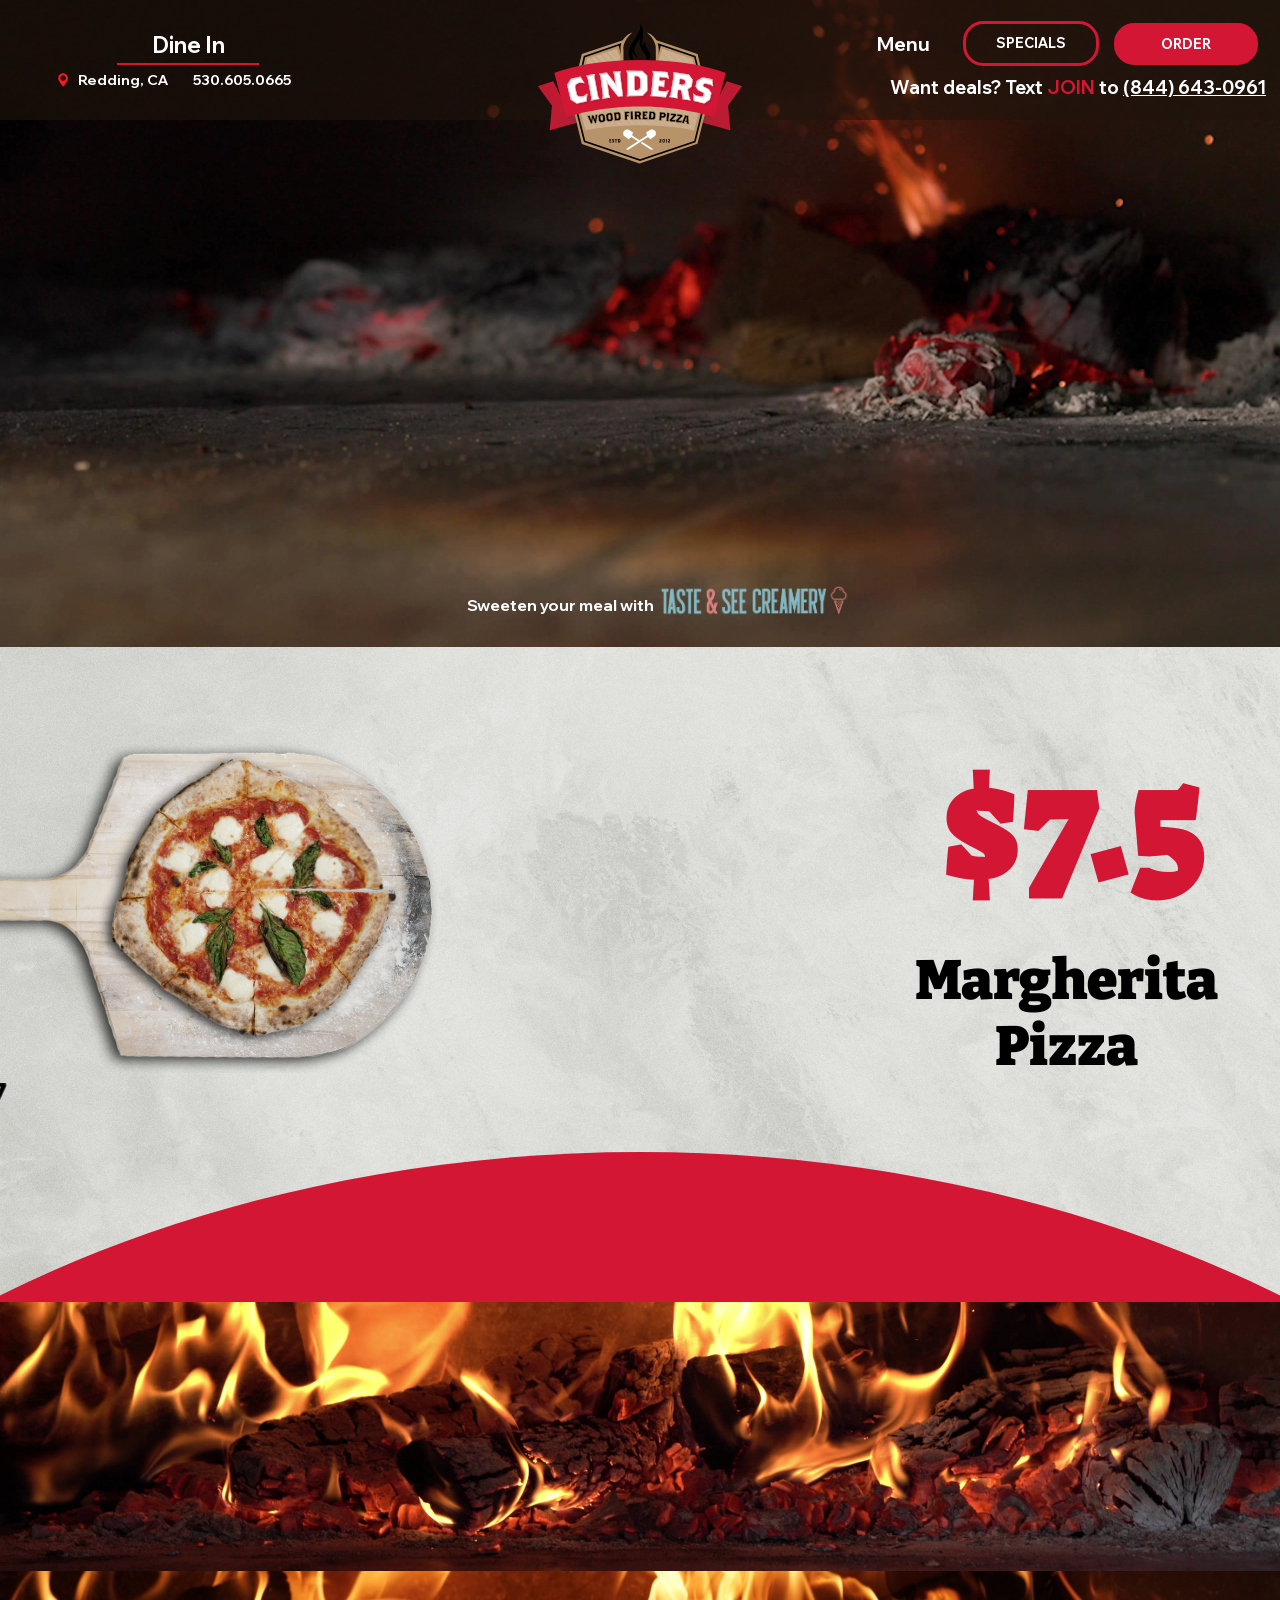
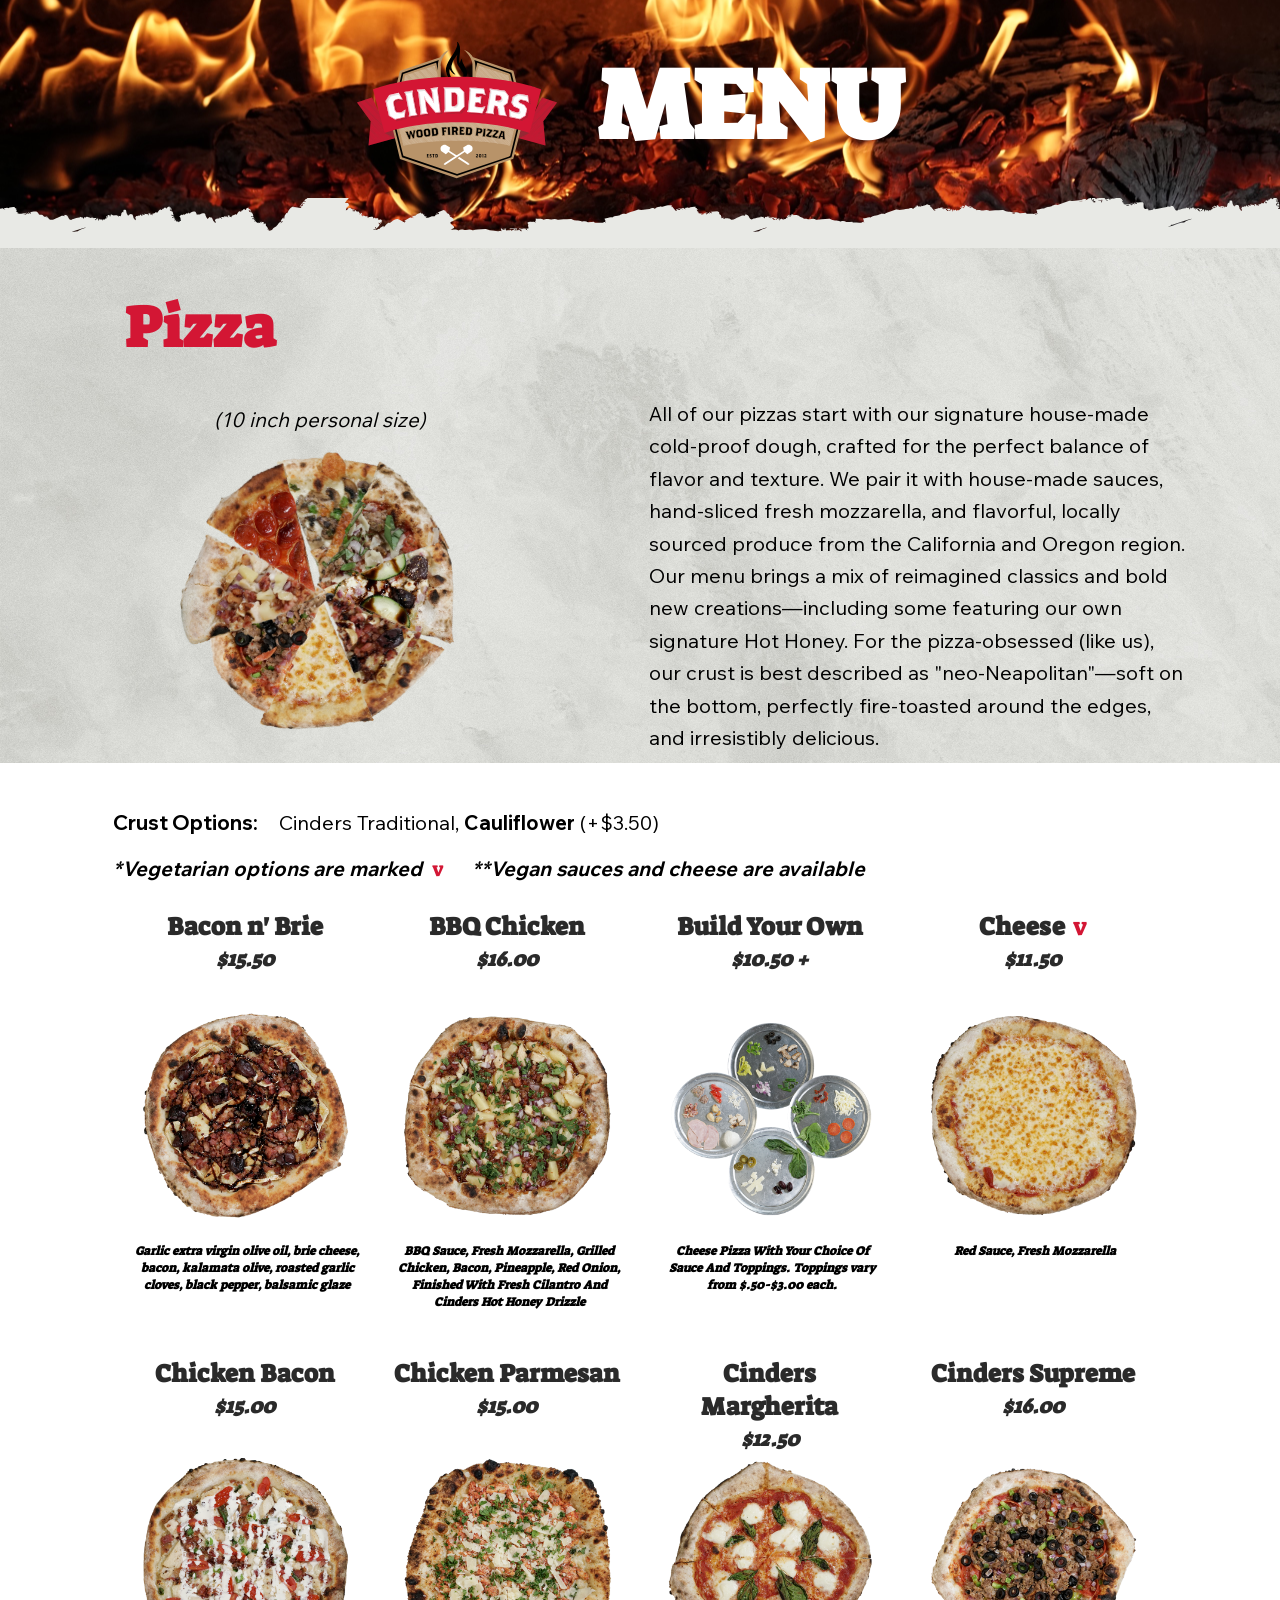
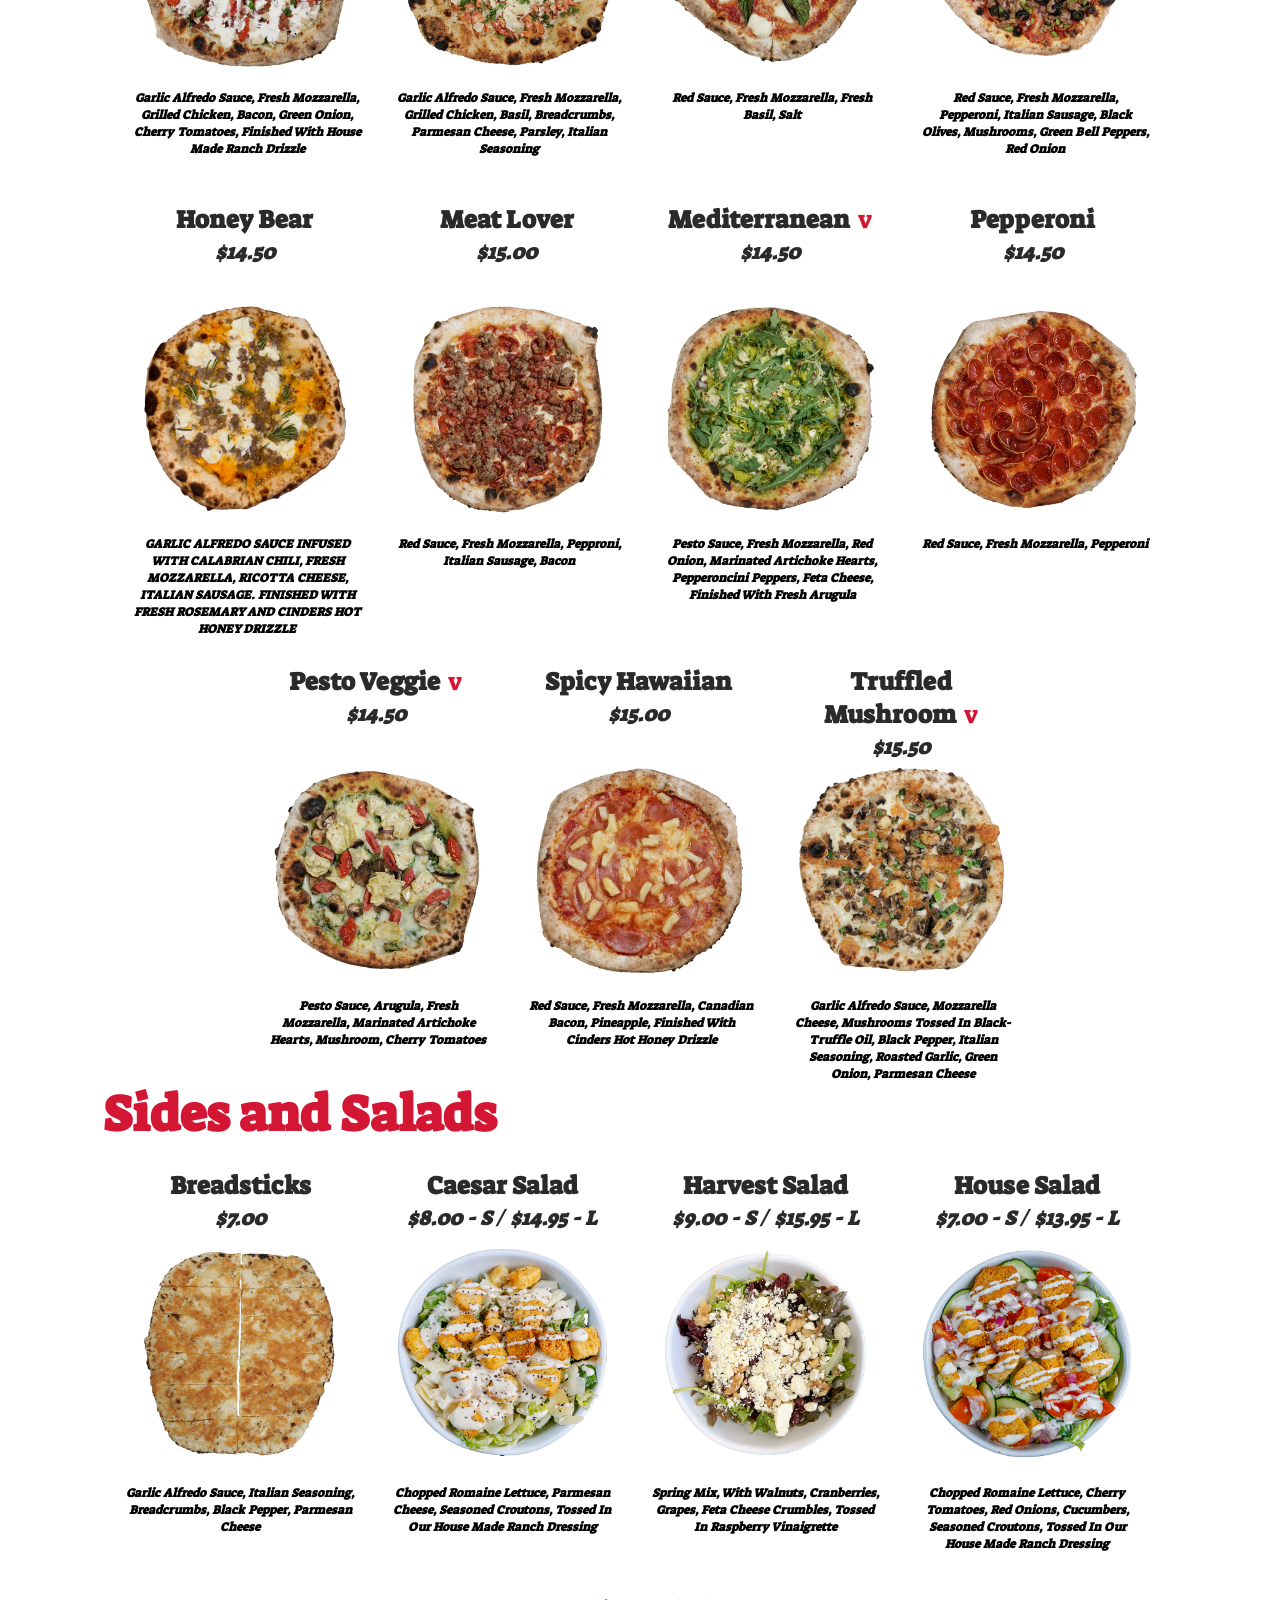
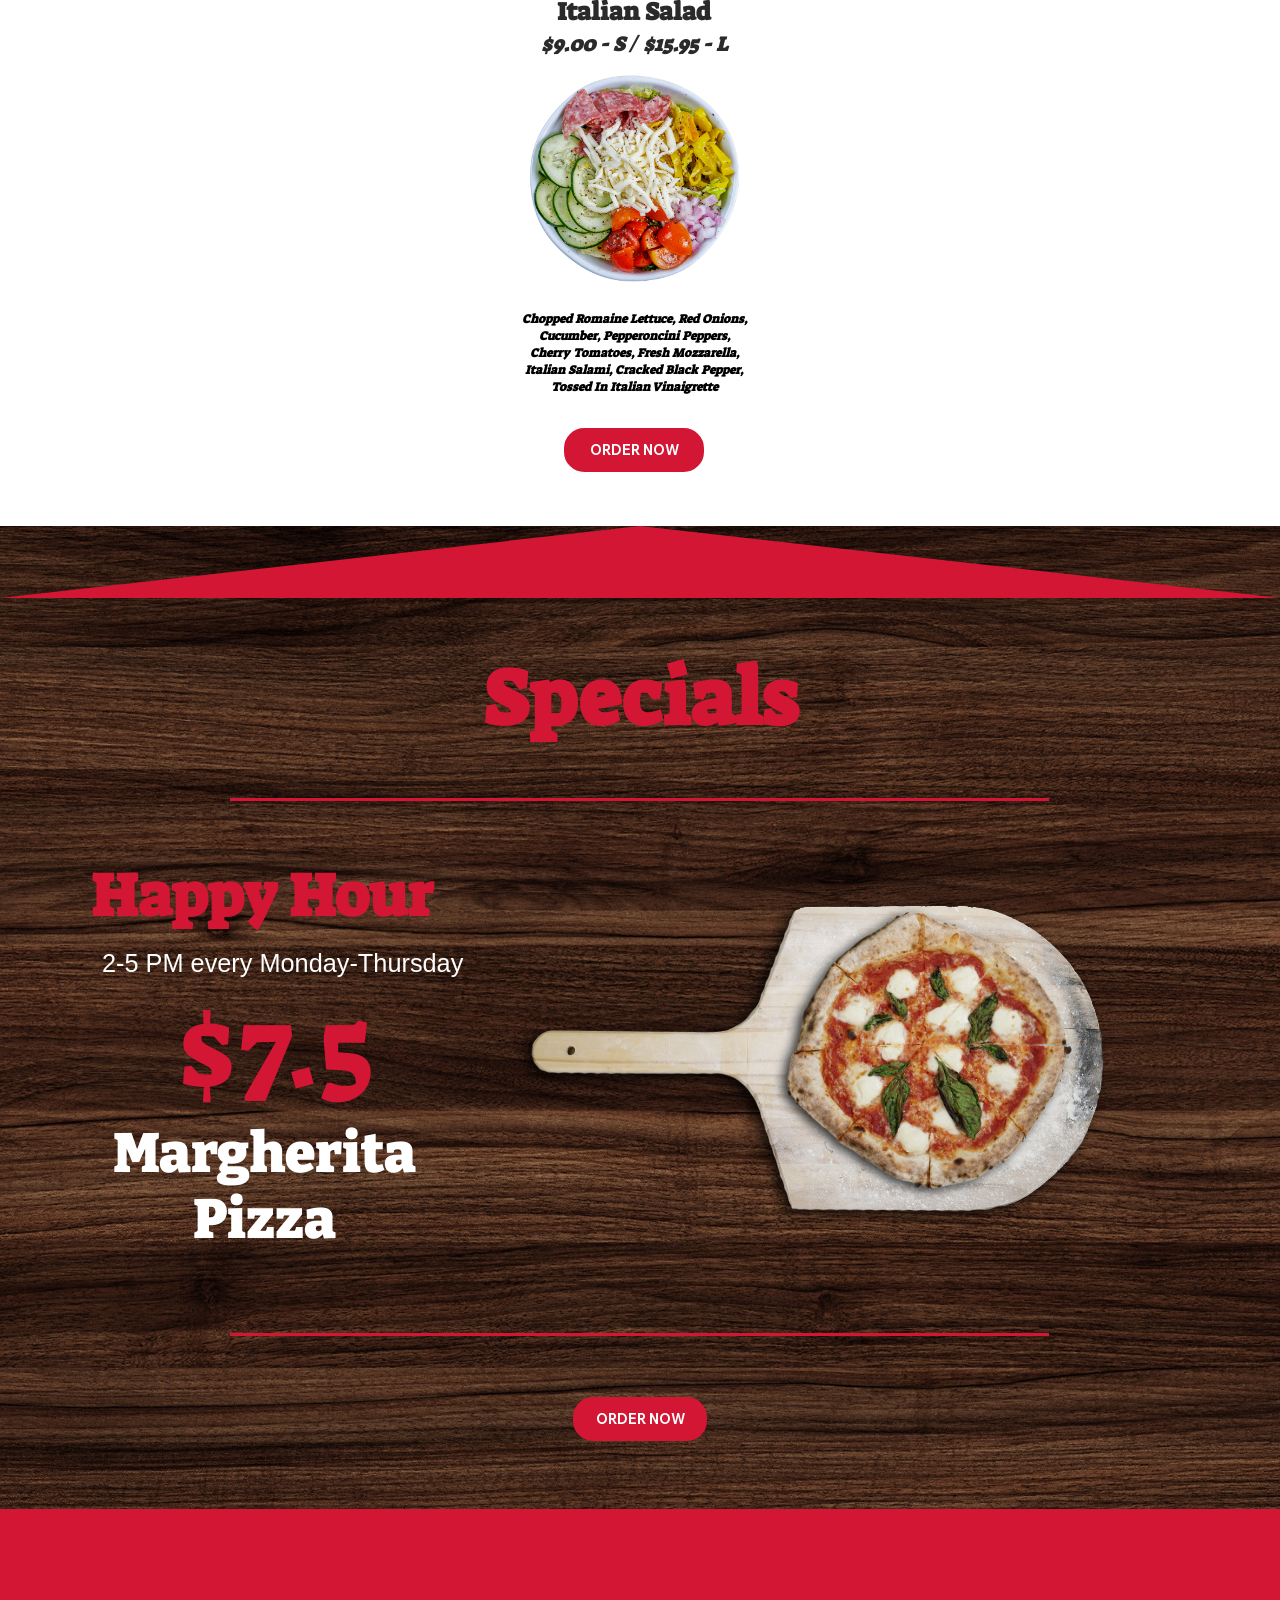
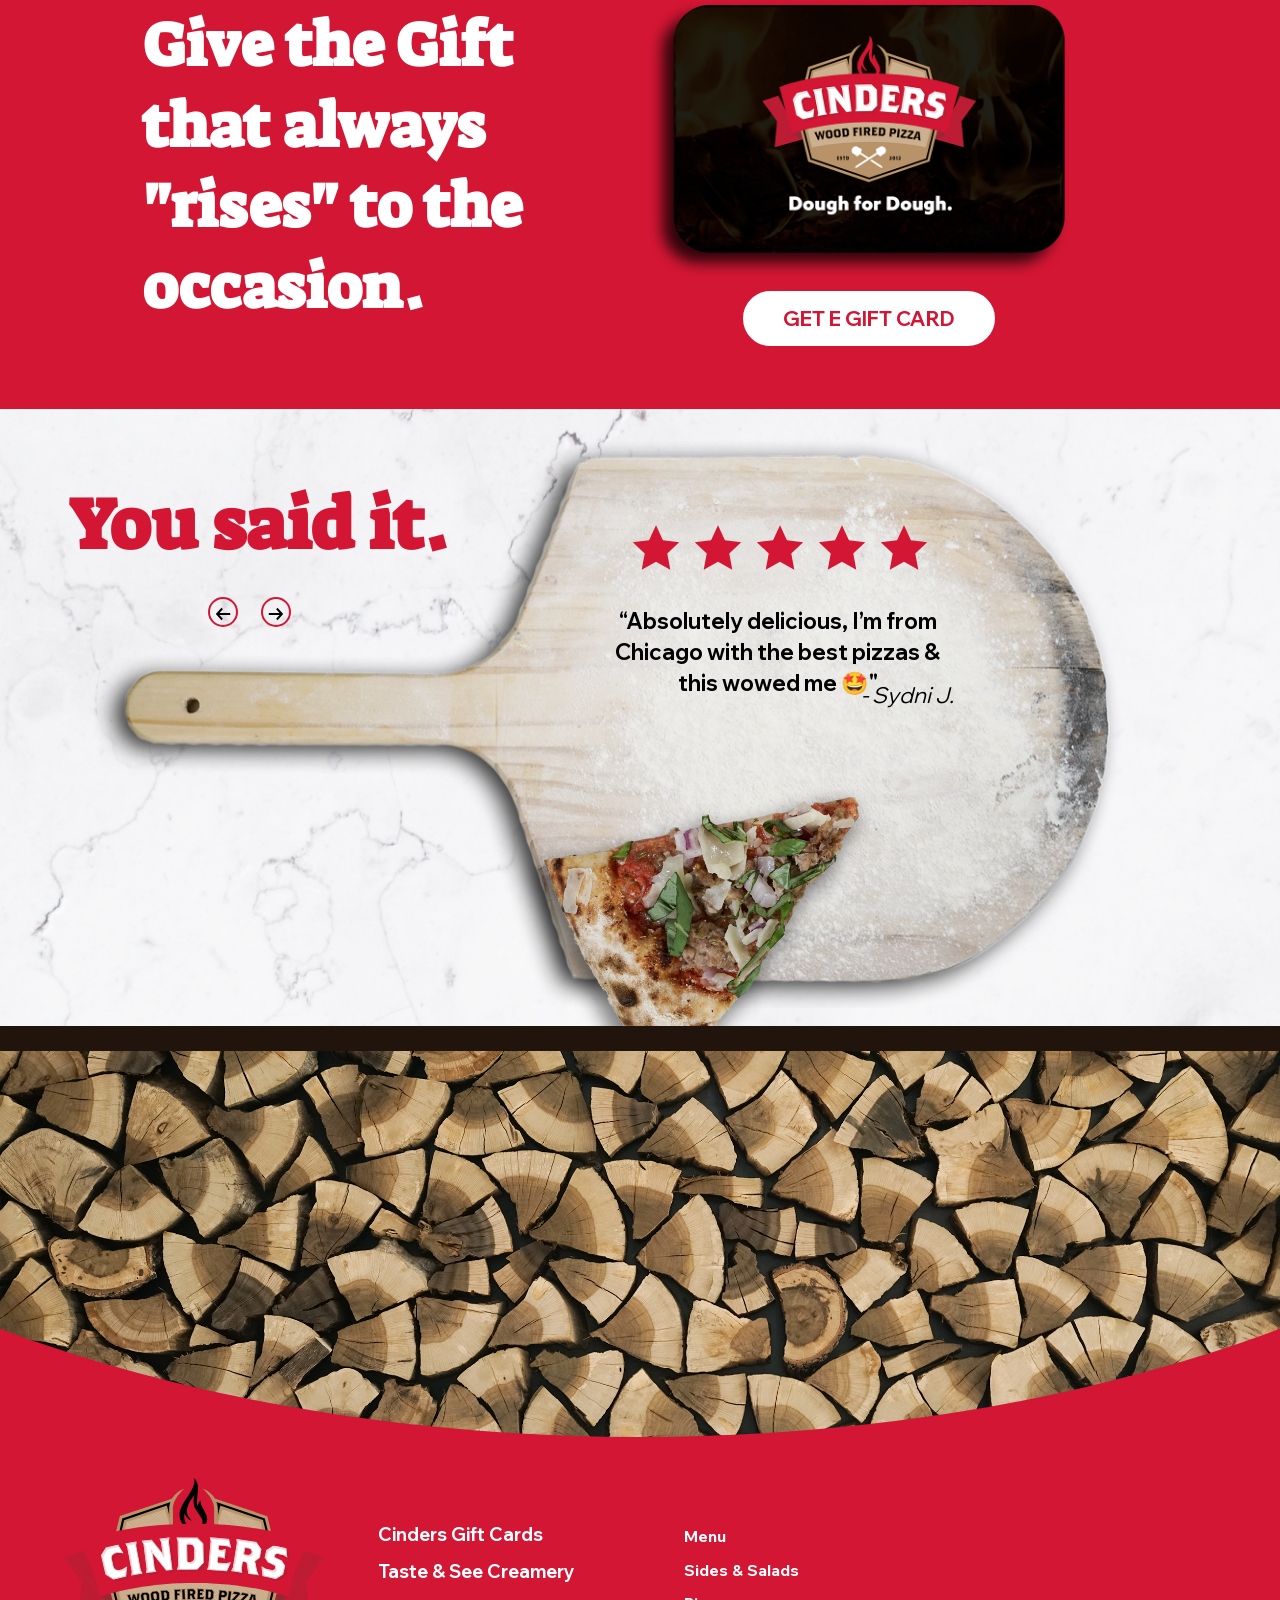
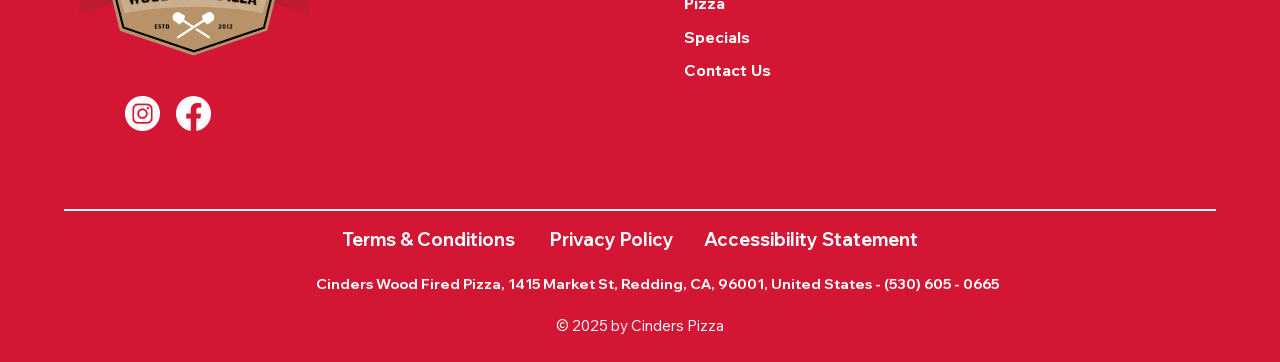
<file: index.html>
<!DOCTYPE html>
<html lang="en">
<head>
<meta charset="utf-8">
<meta name="viewport" content="width=device-width, initial-scale=1">
<title>Cinders Pizza | Wood Fired Pizza in Redding, CA</title>
<meta name="description" content="Cinders Wood Fired Pizza — neo-Neapolitan wood fired pizza, sides and salads at 1415 Market St, Redding, California. Happy hour Monday–Thursday 2–5 PM.">
<link rel="icon" href="img/wix/86af10_198f99834f5d4aa9a8b09702c175c5e8~mv2.png">
<link rel="preconnect" href="https://fonts.googleapis.com">
<link rel="preconnect" href="https://fonts.gstatic.com" crossorigin>
<link rel="stylesheet" href="https://fonts.googleapis.com/css2?family=Suez+One&family=Bitter:wght@900&display=swap">
<link rel="stylesheet" href="css/style.css?v=202610091207">
<!-- inKind rewards popup ("Get $15"), same embed the Wix site uses -->
<script src="https://inkindscript.com/inkind.js" async></script>
</head>
<body>
<header class="hdr">
  <a class="hdr__dine" href="#menu">Dine In</a>
  <span class="hdr__rule"></span>
  <a class="hdr__pin" href="https://maps.app.goo.gl/buaXAaju4M5juRPY6" target="_blank" rel="noopener"><img src="img/wix/86af10_aefdcac793234c528fb67d0b0e49fd22~mv2.png" alt="Map"></a>
  <a class="hdr__city" href="https://maps.app.goo.gl/buaXAaju4M5juRPY6" target="_blank" rel="noopener">Redding, CA</a>
  <a class="hdr__tel" href="tel:+1-530-605-0665">530.605.0665</a>
  <a class="hdr__logo" href="index.html#top"><img src="svg/logo.svg" alt="Cinders Wood Fired Pizza"></a>
  <a class="hdr__menu" href="#menu">Menu</a>
  <a class="btn btn--outline hdr__specials" href="#specials">SPECIALS</a>
  <a class="btn btn--solid hdr__order" href="https://order.toasttab.com/online/locations/93af734d-e262-48aa-8af5-ab119e96d660/default" target="_blank" rel="noopener">ORDER</a>
  <p class="hdr__deals">Want deals? Text <span class="join">JOIN</span> to <a href="sms:+18446430961?&body=JOIN">(844) 643-0961</a></p>
  <button class="hdr__burger" type="button" aria-label="Toggle Menu"><svg viewBox="0 0 200 200" aria-hidden="true"><path d="M179.5 54v9.517h-159V54h159z"/><path d="M179.5 95.241v9.517h-159v-9.517h159z"/><path d="M179.5 136.483V146h-159v-9.517h159z"/></svg></button>
</header>
<nav class="mnav" aria-label="Site">
  <button class="mnav__close" type="button" aria-label="Close menu"><svg viewBox="0 0 24 24" aria-hidden="true" fill="none"><path d="M3 3l18 18M21 3L3 21"/></svg></button>
  <ul class="mnav__list">
    <li><a href="#menu">Menu</a></li>
    <li><a href="#sides">Sides &amp; Salads</a></li>
    <li><a href="#pizza">Pizza</a></li>
    <li><a href="#specials">Specials</a></li>
    <li><a href="mailto:contact@cinderspizza.com">Contact Us</a></li>
  </ul>
  <div class="mnav__logo"><img src="svg/logo.svg" alt=""></div>
  <div class="mnav__social">
    <a href="https://www.instagram.com/cinderspizza" target="_blank" rel="noopener"><img src="img/wix/11062b_603340b7bcb14e7785c7b65b233cd9f9~mv2.png" alt="Instagram"></a>
    <a href="https://www.facebook.com/cinderspizza" target="_blank" rel="noopener"><img src="img/wix/11062b_f4e3e7f537ff4762a1914aa14e3e36b9~mv2.png" alt="Facebook"></a>
  </div>
</nav>

<main id="top">

  <!-- Hero: wood-fired oven video; header sits on top of it -->
  <section class="band hero">
    <video class="cover" autoplay muted loop playsinline poster="img/wix/86af10_c68e4669124549e28aa395bfee2e6e6bf000.jpg" style="background-image:url(img/wix/86af10_c68e4669124549e28aa395bfee2e6e6bf000.jpg)">
      <source src="video/hero.mp4" type="video/mp4">
    </video>
    <div class="hero__logo"><img src="svg/logo.svg" alt="Cinders Wood Fired Pizza"></div>
    <p class="hero__sweet">Sweeten your meal with</p>
    <a class="hero__ts" href="https://www.tasteandseecreamery.com/" target="_blank" rel="noopener"><img src="img/wix/86af10_097263746ddf41e6ac3318689db010c1~mv2.png" alt="Taste &amp; See Creamery"></a>
  </section>

  <!-- Happy Hour on marble -->
  <section class="band hh" id="happy-hour">
    <img class="cover" src="img/wix/11062b_778064cdb3784a2e87e1cd27ae6dc6fe~mv2.jpg" alt="">
    <h2 class="hh__title hh__slide">Happy Hour</h2>
    <p class="hh__time hh__slide">2-5 PM</p>
    <p class="hh__days hh__slide">Every<br>Monday-Thursday</p>
    <div class="hh__paddle hh__slide"><img src="img/wix/86af10_78c2fcd0181c4fb7870b916836277023~mv2.png" alt="Pizza paddle"></div>
    <div class="hh__pizza hh__slide"><img src="img/wix/86af10_da3dc260cefc47f8bf0a7a7a2c098691~mv2.png" alt="Margherita pizza with a slice missing"></div>
    <div class="hh__slice" data-ang="-30"><img src="img/wix/86af10_4d3cdecc43cc44d2bb511100e9e1f13e~mv2.png" alt="Margherita slice"></div>
    <h1 class="hh__price">$7.5</h1>
    <p class="hh__item">Margherita Pizza</p>
    <img class="edge hh__arc" src="svg/arc-bottom.svg" alt="">
  </section>

  <!-- Fire video strip with the red arc over its top -->
  <section class="band fire">
    <video class="cover" autoplay muted loop playsinline poster="img/wix/86af10_436cc664cdc04f86b3c60da10e4ef9cff000.jpg" style="background-image:url(img/wix/86af10_436cc664cdc04f86b3c60da10e4ef9cff000.jpg)">
      <source src="video/fire.mp4" type="video/mp4">
    </video>
  </section>

  <!-- MENU band -->
  <section class="band menuband" id="menu">
    <img class="cover" src="img/wix/86af10_10ad42a3e30e4b5e842e148d15ce21c5~mv2.jpg" alt="">
    <img class="edge menuband__torn menuband__torn--bot" src="svg/torn-bottom.svg" alt="">
    <div class="menuband__logo"><img src="svg/logo.svg" alt=""></div>
    <h2 class="menuband__h">MENU</h2>
  </section>

  <!-- Pizza intro -->
  <section class="band intro" id="pizza">
    <img class="cover" src="img/wix/11062b_778064cdb3784a2e87e1cd27ae6dc6fe~mv2.jpg" alt="">
    <h2 class="intro__h">Pizza</h2>
    <p class="intro__size">(10 inch personal size)</p>
    <div class="intro__slices"><div class="intro__wheel">
      <img src="img/wix/86af10_2f841614ddc141f1a608b876e3ccd0aa~mv2.png" alt="Truffled Mushroom slice" data-rot="-65.4" data-ang="-90" style="--dx:150;--dy:42;--dw:142;--dh:109;--dox:0;--doy:96;--px:154;--py:51;--pw:149;--ph:114;--pox:0;--poy:100;--rot:-65.4">
      <img src="img/wix/86af10_eae1612bc2db45c6b90e5f8ec814272d~mv2.png" alt="Sicilian Sausage slice" data-rot="-22.2" data-ang="-45" style="--dx:150;--dy:36;--dw:137;--dh:114;--dox:0;--doy:102;--px:154;--py:44;--pw:144;--ph:120;--pox:0;--poy:107;--rot:-22.2">
      <img src="img/wix/86af10_da068a21edaa43f9bb5b20aaa9dfba48~mv2.png" alt="Greek slice" data-rot="27.0" data-ang="0" style="--dx:150;--dy:35;--dw:142;--dh:106;--dox:0;--doy:103;--px:154;--py:43;--pw:148;--ph:111;--pox:0;--poy:108;--rot:27.0">
      <img src="img/wix/86af10_ba79b78c34bf42c5a54d421a87908835~mv2.png" alt="Bacon n Brie slice" data-rot="72.0" data-ang="45" style="--dx:150;--dy:36;--dw:140;--dh:105;--dox:0;--doy:102;--px:154;--py:45;--pw:146;--ph:109;--pox:0;--poy:106;--rot:72.0">
      <img src="img/wix/86af10_0f3b91e85b9d46bfa9f54fd43e556635~mv2.png" alt="Cheese slice" data-rot="156.5" data-ang="90" style="--dx:150;--dy:-1;--dw:109;--dh:140;--dox:0;--doy:139;--px:154;--py:6;--pw:114;--ph:146;--pox:0;--poy:145;--rot:156.5">
      <img src="img/wix/86af10_7771d6470a6e4e22bc7e593441663a1a~mv2.png" alt="Supreme slice" data-rot="300.6" data-ang="135" style="--dx:16;--dy:61;--dw:136;--dh:94;--dox:134;--doy:77;--px:14;--py:70;--pw:142;--ph:98;--pox:140;--poy:81;--rot:300.6">
      <img src="img/wix/86af10_b339a638082344a7be218f2dbb8e38b6~mv2.png" alt="Hawaiian slice" data-rot="304.6" data-ang="180" style="--dx:30;--dy:9;--dw:131;--dh:135;--dox:120;--doy:129;--px:29;--py:16;--pw:137;--ph:142;--pox:125;--poy:135;--rot:304.6">
      <img src="img/wix/86af10_4598facf232a478e9f29c66b293223fb~mv2.png" alt="Pepperoni slice" data-rot="252.3" data-ang="225" style="--dx:150;--dy:48;--dw:137;--dh:97;--dox:0;--doy:90;--px:154;--py:57;--pw:143;--ph:101;--pox:0;--poy:94;--rot:252.3">
    </div></div>
    <p class="intro__p">All of our pizzas start with our signature house-made cold-proof dough, crafted for the perfect balance of flavor and texture. We pair it with house-made sauces, hand-sliced fresh mozzarella, and flavorful, locally sourced produce from the California and Oregon region. Our menu brings a mix of reimagined classics and bold new creations—including some featuring our own signature Hot Honey. For the pizza-obsessed (like us), our crust is best described as "neo-Neapolitan"—soft on the bottom, perfectly fire-toasted around the edges, and irresistibly delicious.</p>
  </section>

  <!-- Pizza menu grid -->
  <section class="band grid">
    <p class="grid__crust"><b>Crust Options:</b>Cinders Traditional, <strong>Cauliflower</strong> (+$3.50)</p>
    <p class="grid__note grid__note--veg">*Vegetarian options are marked<span class="v">v</span></p>
    <p class="grid__note grid__note--vegan">**Vegan sauces and cheese are available</p>
    <div class="card" style="--dx:119;--dy:127;--px:27;--py:121">
      <h5 class="card__name">Bacon n&#x27; Brie</h5>
      <h6 class="card__price">$15.50</h6>
      <img class="card__img" src="img/wix/86af10_7629ac028dab4fbebfacbb4411092976~mv2.png" alt="Bacon n&#x27; Brie" loading="lazy">
      <h6 class="card__desc">Garlic extra virgin olive oil, brie cheese, bacon, kalamata olive, roasted garlic cloves, black pepper, balsamic glaze</h6>
    </div>
    <div class="card" style="--dx:381;--dy:127;--px:193;--py:121">
      <h5 class="card__name">BBQ Chicken</h5>
      <h6 class="card__price">$16.00</h6>
      <img class="card__img" src="img/wix/86af10_1f4f6586983b48708009e3f30175f909~mv2.png" alt="BBQ Chicken" loading="lazy">
      <h6 class="card__desc">BBQ Sauce, Fresh Mozzarella, Grilled Chicken, Bacon, Pineapple, Red Onion, Finished With Fresh Cilantro And Cinders Hot Honey Drizzle</h6>
    </div>
    <div class="card" style="--dx:644;--dy:127;--px:27;--py:398">
      <h5 class="card__name">Build Your Own</h5>
      <h6 class="card__price">$10.50 +</h6>
      <img class="card__img" src="img/wix/86af10_f0076e7062404e05a830977ce3420cf9~mv2.png" alt="Build Your Own" loading="lazy">
      <h6 class="card__desc">Cheese Pizza With Your Choice Of Sauce And Toppings. Toppings vary from $.50-$3.00 each.</h6>
    </div>
    <div class="card" style="--dx:907;--dy:127;--px:193;--py:398">
      <h5 class="card__name">Cheese <span class="v">v</span></h5>
      <h6 class="card__price">$11.50</h6>
      <img class="card__img" src="img/wix/86af10_5598ee883731443ea9b827f51eb5adcd~mv2.png" alt="Cheese" loading="lazy">
      <h6 class="card__desc">Red Sauce, Fresh Mozzarella</h6>
    </div>
    <div class="card" style="--dx:119;--dy:574;--px:27;--py:661">
      <h5 class="card__name">Chicken Bacon</h5>
      <h6 class="card__price">$15.00</h6>
      <img class="card__img" src="img/wix/86af10_b122568aeb5b43479730989ebc00718e~mv2.png" alt="Chicken Bacon" loading="lazy">
      <h6 class="card__desc">Garlic Alfredo Sauce, Fresh Mozzarella, Grilled Chicken, Bacon, Green Onion, Cherry Tomatoes, Finished With House Made Ranch Drizzle</h6>
    </div>
    <div class="card" style="--dx:381;--dy:574;--px:193;--py:661">
      <h5 class="card__name">Chicken Parmesan</h5>
      <h6 class="card__price">$15.00</h6>
      <img class="card__img" src="img/wix/86af10_14db1167552145a69a93c29174baf650~mv2.png" alt="Chicken Parmesan" loading="lazy">
      <h6 class="card__desc">Garlic Alfredo Sauce, Fresh Mozzarella, Grilled Chicken, Basil, Breadcrumbs, Parmesan Cheese, Parsley, Italian Seasoning</h6>
    </div>
    <div class="card card--2line" style="--dx:644;--dy:574;--px:27;--py:938">
      <h5 class="card__name">Cinders Margherita</h5>
      <h6 class="card__price">$12.50</h6>
      <img class="card__img" src="img/wix/86af10_992a27222d3f4792be6e390665c5fdde~mv2.png" alt="Cinders Margherita" loading="lazy">
      <h6 class="card__desc">Red Sauce, Fresh Mozzarella, Fresh Basil, Salt</h6>
    </div>
    <div class="card" style="--dx:907;--dy:574;--px:193;--py:938">
      <h5 class="card__name">Cinders Supreme</h5>
      <h6 class="card__price">$16.00</h6>
      <img class="card__img" src="img/wix/86af10_88116e317b064fc9a7942bf023877d82~mv2.png" alt="Cinders Supreme" loading="lazy">
      <h6 class="card__desc">Red Sauce, Fresh Mozzarella, Pepperoni, Italian Sausage, Black Olives, Mushrooms, Green Bell Peppers, Red Onion</h6>
    </div>
    <div class="card" style="--dx:119;--dy:1020;--px:27;--py:1201">
      <h5 class="card__name">Honey Bear</h5>
      <h6 class="card__price">$14.50</h6>
      <img class="card__img" src="img/wix/86af10_15e7178cc3584680a69e235b713747bd~mv2.png" alt="Honey Bear" loading="lazy">
      <h6 class="card__desc">GARLIC ALFREDO SAUCE INFUSED WITH CALABRIAN CHILI, FRESH MOZZARELLA, RICOTTA CHEESE, ITALIAN SAUSAGE. FINISHED WITH FRESH ROSEMARY AND CINDERS HOT HONEY DRIZZLE</h6>
    </div>
    <div class="card" style="--dx:381;--dy:1020;--px:193;--py:1201">
      <h5 class="card__name">Meat Lover</h5>
      <h6 class="card__price">$15.00</h6>
      <img class="card__img" src="img/wix/86af10_1c6b022fb7b24455a282fc5dd5eb8667~mv2.png" alt="Meat Lover" loading="lazy">
      <h6 class="card__desc">Red Sauce, Fresh Mozzarella, Pepproni, Italian Sausage, Bacon</h6>
    </div>
    <div class="card" style="--dx:644;--dy:1020;--px:27;--py:1506">
      <h5 class="card__name">Mediterranean <span class="v">v</span></h5>
      <h6 class="card__price">$14.50</h6>
      <img class="card__img" src="img/wix/86af10_140cece4b55f4bbabd5019d8247c2573~mv2.png" alt="Mediterranean" loading="lazy">
      <h6 class="card__desc">Pesto Sauce, Fresh Mozzarella, Red Onion, Marinated Artichoke Hearts, Pepperoncini Peppers, Feta Cheese, Finished With Fresh Arugula</h6>
    </div>
    <div class="card" style="--dx:907;--dy:1020;--px:193;--py:1506">
      <h5 class="card__name">Pepperoni</h5>
      <h6 class="card__price">$14.50</h6>
      <img class="card__img" src="img/wix/86af10_86d01a64162c4fc3a7450096d919a1b7~mv2.png" alt="Pepperoni" loading="lazy">
      <h6 class="card__desc">Red Sauce, Fresh Mozzarella, Pepperoni</h6>
    </div>
    <div class="card" style="--dx:250;--dy:1482;--px:27;--py:1784">
      <h5 class="card__name">Pesto Veggie <span class="v">v</span></h5>
      <h6 class="card__price">$14.50</h6>
      <img class="card__img" src="img/wix/86af10_3128d0e899794ce2bcd54abaf797fb10~mv2.png" alt="Pesto Veggie" loading="lazy">
      <h6 class="card__desc">Pesto Sauce, Arugula, Fresh Mozzarella, Marinated Artichoke Hearts, Mushroom, Cherry Tomatoes</h6>
    </div>
    <div class="card" style="--dx:513;--dy:1482;--px:193;--py:1784">
      <h5 class="card__name">Spicy Hawaiian</h5>
      <h6 class="card__price">$15.00</h6>
      <img class="card__img" src="img/wix/86af10_421011b5abab499fa37231456518718f~mv2.png" alt="Spicy Hawaiian" loading="lazy">
      <h6 class="card__desc">Red Sauce, Fresh Mozzarella, Canadian Bacon, Pineapple, Finished With Cinders Hot Honey Drizzle</h6>
    </div>
    <div class="card card--2line" style="--dx:775;--dy:1482;--px:110;--py:2047">
      <h5 class="card__name">Truffled Mushroom <span class="v">v</span></h5>
      <h6 class="card__price">$15.50</h6>
      <img class="card__img" src="img/wix/86af10_7ed6fefaa6034b1bb67a6a14b514eaf8~mv2.png" alt="Truffled Mushroom" loading="lazy">
      <h6 class="card__desc">Garlic Alfredo Sauce, Mozzarella Cheese, Mushrooms Tossed In Black-Truffle Oil, Black Pepper, Italian Seasoning, Roasted Garlic, Green Onion, Parmesan Cheese</h6>
    </div>
  </section>

  <!-- Sides and Salads -->
  <section class="band sides" id="sides">
    <h2 class="sides__h">Sides and Salads</h2>
    <div class="card" style="--dx:113;--dy:70;--px:29;--py:53">
      <h5 class="card__name">Breadsticks</h5>
      <h6 class="card__price">$7.00</h6>
      <img class="card__img" src="img/wix/86af10_2ca8c54cf2744902a180baf616521a68~mv2.png" alt="Breadsticks" loading="lazy">
      <h6 class="card__desc">Garlic Alfredo Sauce, Italian Seasoning, Breadcrumbs, Black Pepper, Parmesan Cheese</h6>
    </div>
    <div class="card" style="--dx:375;--dy:70;--px:189;--py:53">
      <h5 class="card__name">Caesar Salad</h5>
      <h6 class="card__price">$8.00 - S /&nbsp; $14.95 - L</h6>
      <img class="card__img" src="img/wix/86af10_e13bf12ae32747e2b221f49c40ed5540~mv2.png" alt="Caesar Salad" loading="lazy">
      <h6 class="card__desc">Chopped Romaine Lettuce, Parmesan Cheese, Seasoned Croutons, Tossed In Our House Made Ranch Dressing</h6>
    </div>
    <div class="card" style="--dx:638;--dy:70;--px:29;--py:342">
      <h5 class="card__name">Harvest Salad</h5>
      <h6 class="card__price">$9.00 - S /&nbsp; $15.95 - L</h6>
      <img class="card__img" src="img/wix/86af10_d3cbc3741225427389da40b8b3683eb7~mv2.png" alt="Harvest Salad" loading="lazy">
      <h6 class="card__desc">Spring Mix, With Walnuts, Cranberries, Grapes, Feta Cheese Crumbles, Tossed In Raspberry Vinaigrette</h6>
    </div>
    <div class="card" style="--dx:900;--dy:70;--px:189;--py:342">
      <h5 class="card__name">House Salad</h5>
      <h6 class="card__price">$7.00 - S /&nbsp; $13.95 - L</h6>
      <img class="card__img" src="img/wix/86af10_b8de1912d0134bfa83cc468d5085e490~mv2.png" alt="House Salad" loading="lazy">
      <h6 class="card__desc">Chopped Romaine Lettuce, Cherry Tomatoes, Red Onions, Cucumbers, Seasoned Croutons, Tossed In Our House Made Ranch Dressing</h6>
    </div>
    <div class="card" style="--dx:507;--dy:496;--px:109;--py:630">
      <h5 class="card__name">Italian Salad</h5>
      <h6 class="card__price">$9.00 - S /&nbsp; $15.95 - L</h6>
      <img class="card__img" src="img/wix/86af10_b9324176b3864ceda71281d57ec024dd~mv2.png" alt="Italian Salad" loading="lazy">
      <h6 class="card__desc">Chopped Romaine Lettuce, Red Onions, Cucumber, Pepperoncini Peppers, Cherry Tomatoes, Fresh Mozzarella, Italian Salami, Cracked Black Pepper, Tossed In Italian Vinaigrette</h6>
    </div>
    <a class="btn btn--solid sides__order" href="https://order.toasttab.com/online/locations/93af734d-e262-48aa-8af5-ab119e96d660/default" target="_blank" rel="noopener">ORDER NOW</a>
  </section>

  <!-- Specials on dark wood -->
  <section class="band specials" id="specials">
    <img class="cover" src="img/wix/11062b_c1d574076268436483d4a291e3110b29~mv2.jpeg" alt="">
    <img class="edge specials__tri" src="svg/tri-top.svg" alt="">
    <h2 class="specials__h">Specials</h2>
    <span class="specials__line specials__line--1"></span>
    <h3 class="specials__hh">Happy Hour</h3>
    <p class="specials__when">2-5 PM every Monday-Thursday</p>
    <p class="specials__price">$7.5</p>
    <p class="specials__item">Margherita Pizza</p>
    <div class="specials__paddle"><img src="img/wix/86af10_78c2fcd0181c4fb7870b916836277023~mv2.png" alt=""></div>
    <div class="specials__pizza"><img src="img/wix/86af10_da3dc260cefc47f8bf0a7a7a2c098691~mv2.png" alt="Margherita pizza"></div>
    <div class="specials__slice"><img src="img/wix/86af10_4d3cdecc43cc44d2bb511100e9e1f13e~mv2.png" alt=""></div>
    <span class="specials__line specials__line--2"></span>
    <a class="btn btn--solid specials__order" href="https://order.toasttab.com/online/locations/93af734d-e262-48aa-8af5-ab119e96d660/default" target="_blank" rel="noopener">ORDER NOW</a>
  </section>

  <!-- Gift cards -->
  <section class="band gift">
    <h2 class="gift__h">Give the Gift that always "rises" to the occasion.</h2>
    <div class="gift__card"><img src="img/wix/86af10_c717a491052a4018993def84845107cc~mv2.png" alt="Cinders gift card — Dough for Dough"></div>
    <a class="btn btn--white gift__btn" href="https://www.toasttab.com/cinders-wood-fired-pizza-1415-market-street/giftcards" target="_blank" rel="noopener">GET E GIFT CARD</a>
  </section>

  <!-- Reviews -->
  <section class="band said">
    <img class="cover" src="img/wix/11062b_5b9f59e80cb84de5be6191ff8bc04251~mv2.jpg" alt="">
    <div class="said__paddle"><img src="img/wix/86af10_78c2fcd0181c4fb7870b916836277023~mv2.png" alt=""></div>
    <h2 class="said__h">You said it.</h2>
    <div class="said__stars"><svg viewBox="0 0 24 24" aria-hidden="true"><path d="M12 1.5l3.2 6.9 7.5.9-5.5 5.2 1.4 7.5L12 18.3 5.4 22l1.4-7.5L1.3 9.3l7.5-.9z"/></svg><svg viewBox="0 0 24 24" aria-hidden="true"><path d="M12 1.5l3.2 6.9 7.5.9-5.5 5.2 1.4 7.5L12 18.3 5.4 22l1.4-7.5L1.3 9.3l7.5-.9z"/></svg><svg viewBox="0 0 24 24" aria-hidden="true"><path d="M12 1.5l3.2 6.9 7.5.9-5.5 5.2 1.4 7.5L12 18.3 5.4 22l1.4-7.5L1.3 9.3l7.5-.9z"/></svg><svg viewBox="0 0 24 24" aria-hidden="true"><path d="M12 1.5l3.2 6.9 7.5.9-5.5 5.2 1.4 7.5L12 18.3 5.4 22l1.4-7.5L1.3 9.3l7.5-.9z"/></svg><svg viewBox="0 0 24 24" aria-hidden="true"><path d="M12 1.5l3.2 6.9 7.5.9-5.5 5.2 1.4 7.5L12 18.3 5.4 22l1.4-7.5L1.3 9.3l7.5-.9z"/></svg></div>
    <div class="said__card">
      <div class="said__slide is-on">
        <p class="said__quote">“Absolutely delicious, I’m from Chicago with the best pizzas &amp; this wowed me 🤩"</p>
        <p class="said__who" style="top:94rem">- Sydni J.</p>
      </div>
      <div class="said__slide">
        <p class="said__quote">"Pizza is always amazing! Staff is great!! And they also have an ice cream parlor with the best handmade ice cream with rotating flavors! We love to go just the two of us or with friends and family. Whether we eat there or take it with us..we're never disappointed!"</p>
        <p class="said__who" style="top:270rem">- Allison K</p>
      </div>
      <div class="said__slide">
        <p class="said__quote">"This pizza really hits the spot. Heather provided great service and baked my pizza perfectly, and it was some of the best crust I have had. Soft and crispy, with incredible flavor."</p>
        <p class="said__who" style="top:186rem">- Holly H.</p>
      </div>
    </div>
    <button class="said__arrow said__prev" type="button" aria-label="Previous"><svg viewBox="0 0 200 200" aria-hidden="true"><path d="M97.466 177.562L31.5 116.895l16.028-15.467 41.045 37.752V20h22.857v119.18l41.045-37.752 16.025 15.467L100.006 180l-.006-.006-.006.006-2.528-2.438z"/></svg></button>
    <button class="said__arrow said__next" type="button" aria-label="Next"><svg viewBox="0 0 200 200" aria-hidden="true"><path d="M97.466 177.562L31.5 116.895l16.028-15.467 41.045 37.752V20h22.857v119.18l41.045-37.752 16.025 15.467L100.006 180l-.006-.006-.006.006-2.528-2.438z"/></svg></button>
    <div class="said__pizza"><img src="img/wix/86af10_f1656fc25f564d98868f67a3abb0e022~mv2.png" alt="A slice of Sicilian sausage pizza"></div>
  </section>

  <div class="strip"></div>

  <!-- Stacked firewood with the red arc into the footer -->
  <section class="band wood">
    <img class="cover" src="img/wix/86af10_7c9d72a80c854111a5970ba8b09fb1c5~mv2.jpg" alt="">
    <img class="edge wood__arc" src="svg/arc-wood.svg" alt="">
  </section>

</main>

<footer class="ftr">
  <a class="ftr__logo" href="index.html#top"><img src="svg/logo.svg" alt="Cinders Wood Fired Pizza"></a>
  <ul class="ftr__col1">
    <li><a href="https://www.toasttab.com/cinders-wood-fired-pizza-1415-market-street/giftcards" target="_blank" rel="noopener">Cinders Gift Cards</a></li>
    <li><a href="http://www.tasteandseecreamery.com/" target="_blank" rel="noopener">Taste &amp; See Creamery</a></li>
  </ul>
  <ul class="ftr__col2">
    <li><a href="#menu">Menu</a></li>
    <li><a href="#sides">Sides &amp; Salads</a></li>
    <li><a href="#pizza">Pizza</a></li>
    <li><a href="#specials">Specials</a></li>
    <li><a href="mailto:contact@cinderspizza.com">Contact Us</a></li>
  </ul>
  <div class="ftr__social">
    <a href="https://www.instagram.com/cinderspizza" target="_blank" rel="noopener"><img src="img/wix/11062b_603340b7bcb14e7785c7b65b233cd9f9~mv2.png" alt="Instagram"></a>
    <a href="https://www.facebook.com/cinderspizza" target="_blank" rel="noopener"><img src="img/wix/11062b_f4e3e7f537ff4762a1914aa14e3e36b9~mv2.png" alt="Facebook"></a>
  </div>
  <span class="ftr__rule"></span>
  <a class="ftr__legal ftr__legal--terms" href="terms.html">Terms &amp; Conditions</a>
  <a class="ftr__legal ftr__legal--privacy" href="privacy.html">Privacy Policy</a>
  <a class="ftr__legal ftr__legal--access" href="accessibility.html">Accessibility Statement</a>
  <p class="ftr__addr">Cinders Wood Fired Pizza, 1415 Market St, Redding, CA, 96001, United States - (530) 605 - 0665</p>
  <p class="ftr__copy">© 2025 by Cinders Pizza</p>
</footer>

<script src="js/site.js?v={VER}"></script>
</body>
</html>
</file>
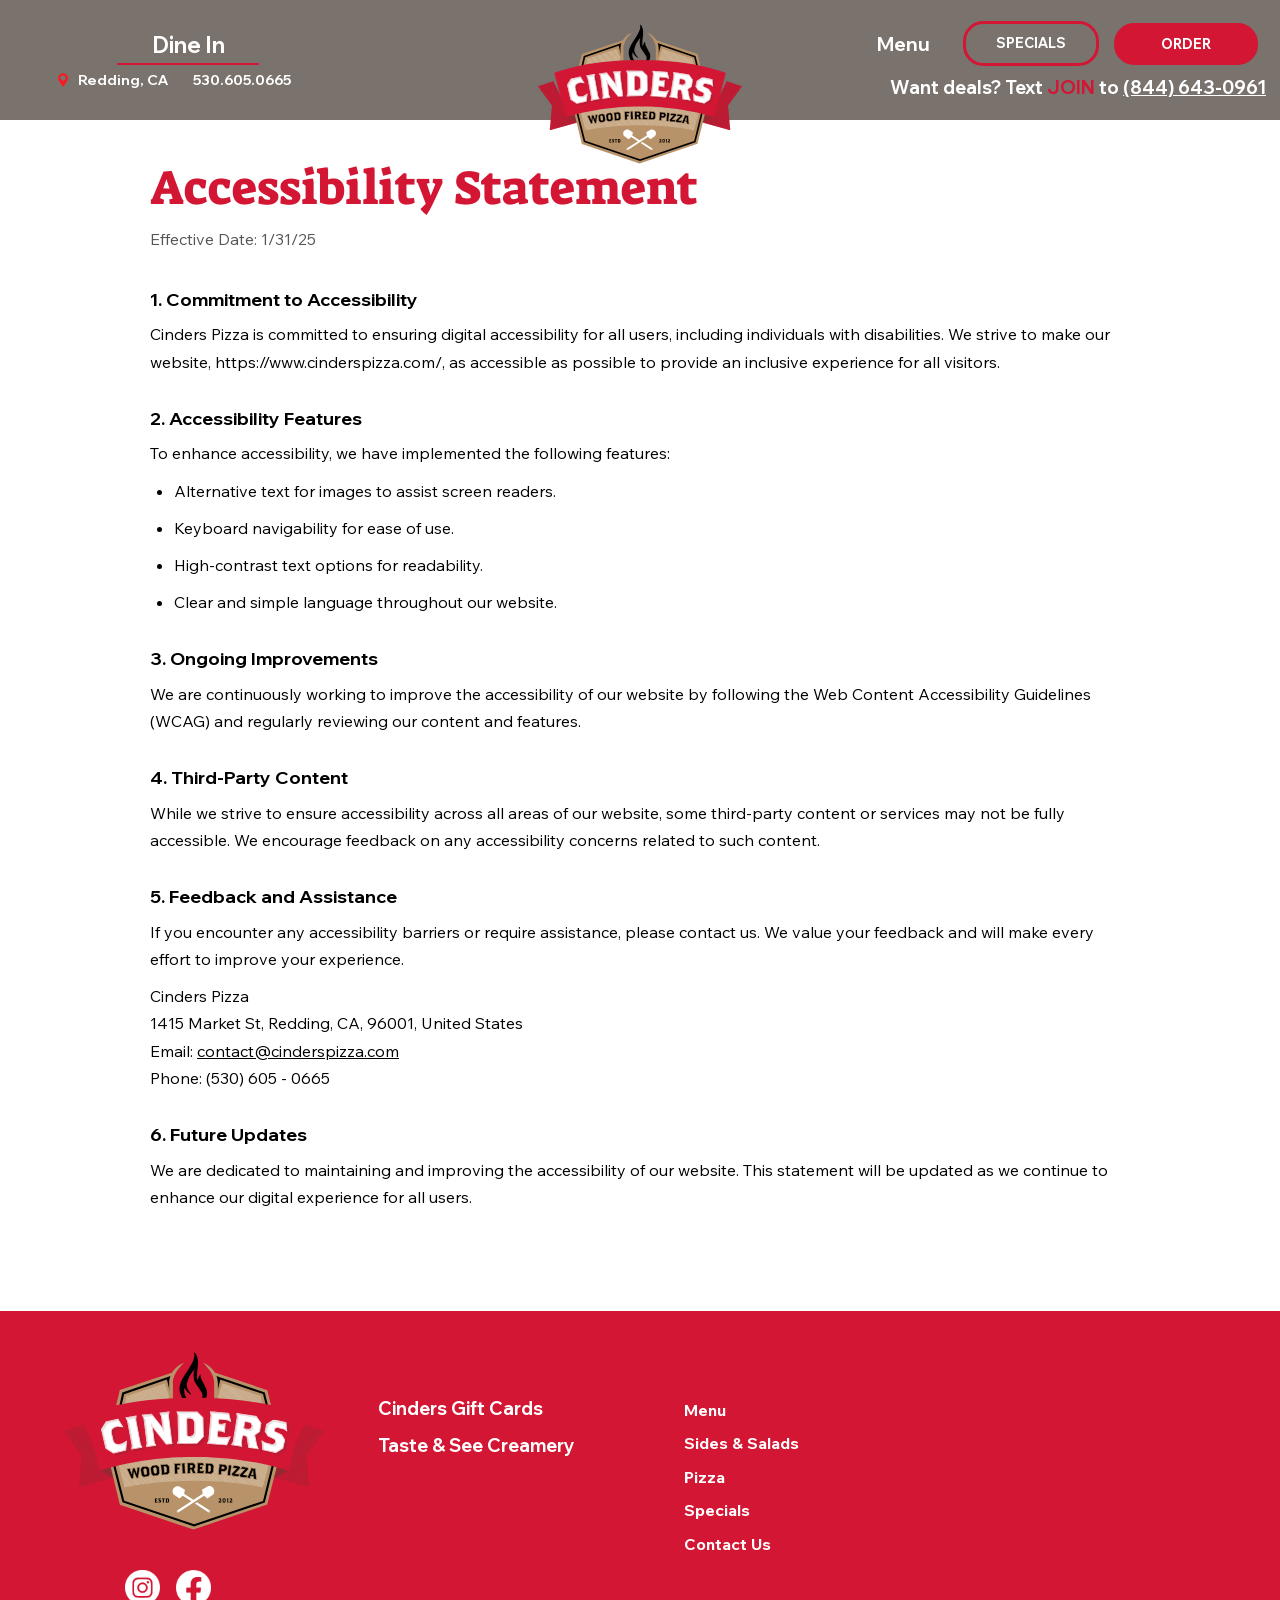
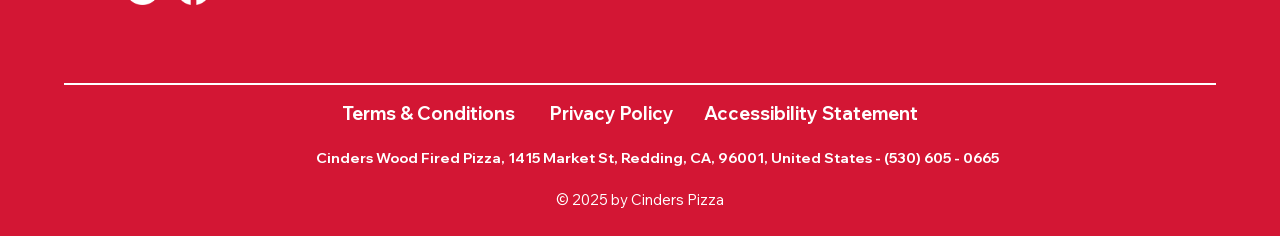
<file: accessibility.html>
<!DOCTYPE html>
<html lang="en">
<head>
<meta charset="utf-8">
<meta name="viewport" content="width=device-width, initial-scale=1">
<title>Accessibility Statement | Cinders Pizza</title>
<meta name="description" content="Cinders Wood Fired Pizza — neo-Neapolitan wood fired pizza, sides and salads at 1415 Market St, Redding, California. Happy hour Monday–Thursday 2–5 PM.">
<link rel="icon" href="img/wix/86af10_198f99834f5d4aa9a8b09702c175c5e8~mv2.png">
<link rel="preconnect" href="https://fonts.googleapis.com">
<link rel="preconnect" href="https://fonts.gstatic.com" crossorigin>
<link rel="stylesheet" href="https://fonts.googleapis.com/css2?family=Suez+One&family=Bitter:wght@900&display=swap">
<link rel="stylesheet" href="css/style.css?v=202610091207">
<!-- inKind rewards popup ("Get $15"), same embed the Wix site uses -->
<script src="https://inkindscript.com/inkind.js" async></script>
</head>
<body>
<header class="hdr">
  <a class="hdr__dine" href="index.html#menu">Dine In</a>
  <span class="hdr__rule"></span>
  <a class="hdr__pin" href="https://maps.app.goo.gl/buaXAaju4M5juRPY6" target="_blank" rel="noopener"><img src="img/wix/86af10_aefdcac793234c528fb67d0b0e49fd22~mv2.png" alt="Map"></a>
  <a class="hdr__city" href="https://maps.app.goo.gl/buaXAaju4M5juRPY6" target="_blank" rel="noopener">Redding, CA</a>
  <a class="hdr__tel" href="tel:+1-530-605-0665">530.605.0665</a>
  <a class="hdr__logo" href="index.html#top"><img src="svg/logo.svg" alt="Cinders Wood Fired Pizza"></a>
  <a class="hdr__menu" href="index.html#menu">Menu</a>
  <a class="btn btn--outline hdr__specials" href="index.html#specials">SPECIALS</a>
  <a class="btn btn--solid hdr__order" href="https://order.toasttab.com/online/locations/93af734d-e262-48aa-8af5-ab119e96d660/default" target="_blank" rel="noopener">ORDER</a>
  <p class="hdr__deals">Want deals? Text <span class="join">JOIN</span> to <a href="sms:+18446430961?&body=JOIN">(844) 643-0961</a></p>
  <button class="hdr__burger" type="button" aria-label="Toggle Menu"><svg viewBox="0 0 200 200" aria-hidden="true"><path d="M179.5 54v9.517h-159V54h159z"/><path d="M179.5 95.241v9.517h-159v-9.517h159z"/><path d="M179.5 136.483V146h-159v-9.517h159z"/></svg></button>
</header>
<nav class="mnav" aria-label="Site">
  <button class="mnav__close" type="button" aria-label="Close menu"><svg viewBox="0 0 24 24" aria-hidden="true" fill="none"><path d="M3 3l18 18M21 3L3 21"/></svg></button>
  <ul class="mnav__list">
    <li><a href="index.html#menu">Menu</a></li>
    <li><a href="index.html#sides">Sides &amp; Salads</a></li>
    <li><a href="index.html#pizza">Pizza</a></li>
    <li><a href="index.html#specials">Specials</a></li>
    <li><a href="mailto:contact@cinderspizza.com">Contact Us</a></li>
  </ul>
  <div class="mnav__logo"><img src="svg/logo.svg" alt=""></div>
  <div class="mnav__social">
    <a href="https://www.instagram.com/cinderspizza" target="_blank" rel="noopener"><img src="img/wix/11062b_603340b7bcb14e7785c7b65b233cd9f9~mv2.png" alt="Instagram"></a>
    <a href="https://www.facebook.com/cinderspizza" target="_blank" rel="noopener"><img src="img/wix/11062b_f4e3e7f537ff4762a1914aa14e3e36b9~mv2.png" alt="Facebook"></a>
  </div>
</nav>

<main class="legal">
  <h1>Accessibility Statement</h1>
  <p class="eff">Effective Date: 1/31/25</p>

  <h2>1. Commitment to Accessibility</h2>
  <p>Cinders Pizza is committed to ensuring digital accessibility for all users, including individuals with disabilities. We strive to make our website, https://www.cinderspizza.com/, as accessible as possible to provide an inclusive experience for all visitors.</p>
  <h2>2. Accessibility Features</h2>
  <p>To enhance accessibility, we have implemented the following features:</p>
  <ul><li>Alternative text for images to assist screen readers.</li><li>Keyboard navigability for ease of use.</li><li>High-contrast text options for readability.</li><li>Clear and simple language throughout our website.</li></ul>
  <h2>3. Ongoing Improvements</h2>
  <p>We are continuously working to improve the accessibility of our website by following the Web Content Accessibility Guidelines (WCAG) and regularly reviewing our content and features.</p>
  <h2>4. Third-Party Content</h2>
  <p>While we strive to ensure accessibility across all areas of our website, some third-party content or services may not be fully accessible. We encourage feedback on any accessibility concerns related to such content.</p>
  <h2>5. Feedback and Assistance</h2>
  <p>If you encounter any accessibility barriers or require assistance, please contact us. We value your feedback and will make every effort to improve your experience.</p>
  <p>Cinders Pizza<br>1415 Market St, Redding, CA, 96001, United States<br>Email: <a href="mailto:contact@cinderspizza.com">contact@cinderspizza.com</a><br>Phone: (530) 605 - 0665</p>
  <h2>6. Future Updates</h2>
  <p>We are dedicated to maintaining and improving the accessibility of our website. This statement will be updated as we continue to enhance our digital experience for all users.</p>

</main>

<footer class="ftr">
  <a class="ftr__logo" href="index.html#top"><img src="svg/logo.svg" alt="Cinders Wood Fired Pizza"></a>
  <ul class="ftr__col1">
    <li><a href="https://www.toasttab.com/cinders-wood-fired-pizza-1415-market-street/giftcards" target="_blank" rel="noopener">Cinders Gift Cards</a></li>
    <li><a href="http://www.tasteandseecreamery.com/" target="_blank" rel="noopener">Taste &amp; See Creamery</a></li>
  </ul>
  <ul class="ftr__col2">
    <li><a href="index.html#menu">Menu</a></li>
    <li><a href="index.html#sides">Sides &amp; Salads</a></li>
    <li><a href="index.html#pizza">Pizza</a></li>
    <li><a href="index.html#specials">Specials</a></li>
    <li><a href="mailto:contact@cinderspizza.com">Contact Us</a></li>
  </ul>
  <div class="ftr__social">
    <a href="https://www.instagram.com/cinderspizza" target="_blank" rel="noopener"><img src="img/wix/11062b_603340b7bcb14e7785c7b65b233cd9f9~mv2.png" alt="Instagram"></a>
    <a href="https://www.facebook.com/cinderspizza" target="_blank" rel="noopener"><img src="img/wix/11062b_f4e3e7f537ff4762a1914aa14e3e36b9~mv2.png" alt="Facebook"></a>
  </div>
  <span class="ftr__rule"></span>
  <a class="ftr__legal ftr__legal--terms" href="terms.html">Terms &amp; Conditions</a>
  <a class="ftr__legal ftr__legal--privacy" href="privacy.html">Privacy Policy</a>
  <a class="ftr__legal ftr__legal--access" href="accessibility.html">Accessibility Statement</a>
  <p class="ftr__addr">Cinders Wood Fired Pizza, 1415 Market St, Redding, CA, 96001, United States - (530) 605 - 0665</p>
  <p class="ftr__copy">© 2025 by Cinders Pizza</p>
</footer>

<script src="js/site.js?v={VER}"></script>
</body>
</html>
</file>
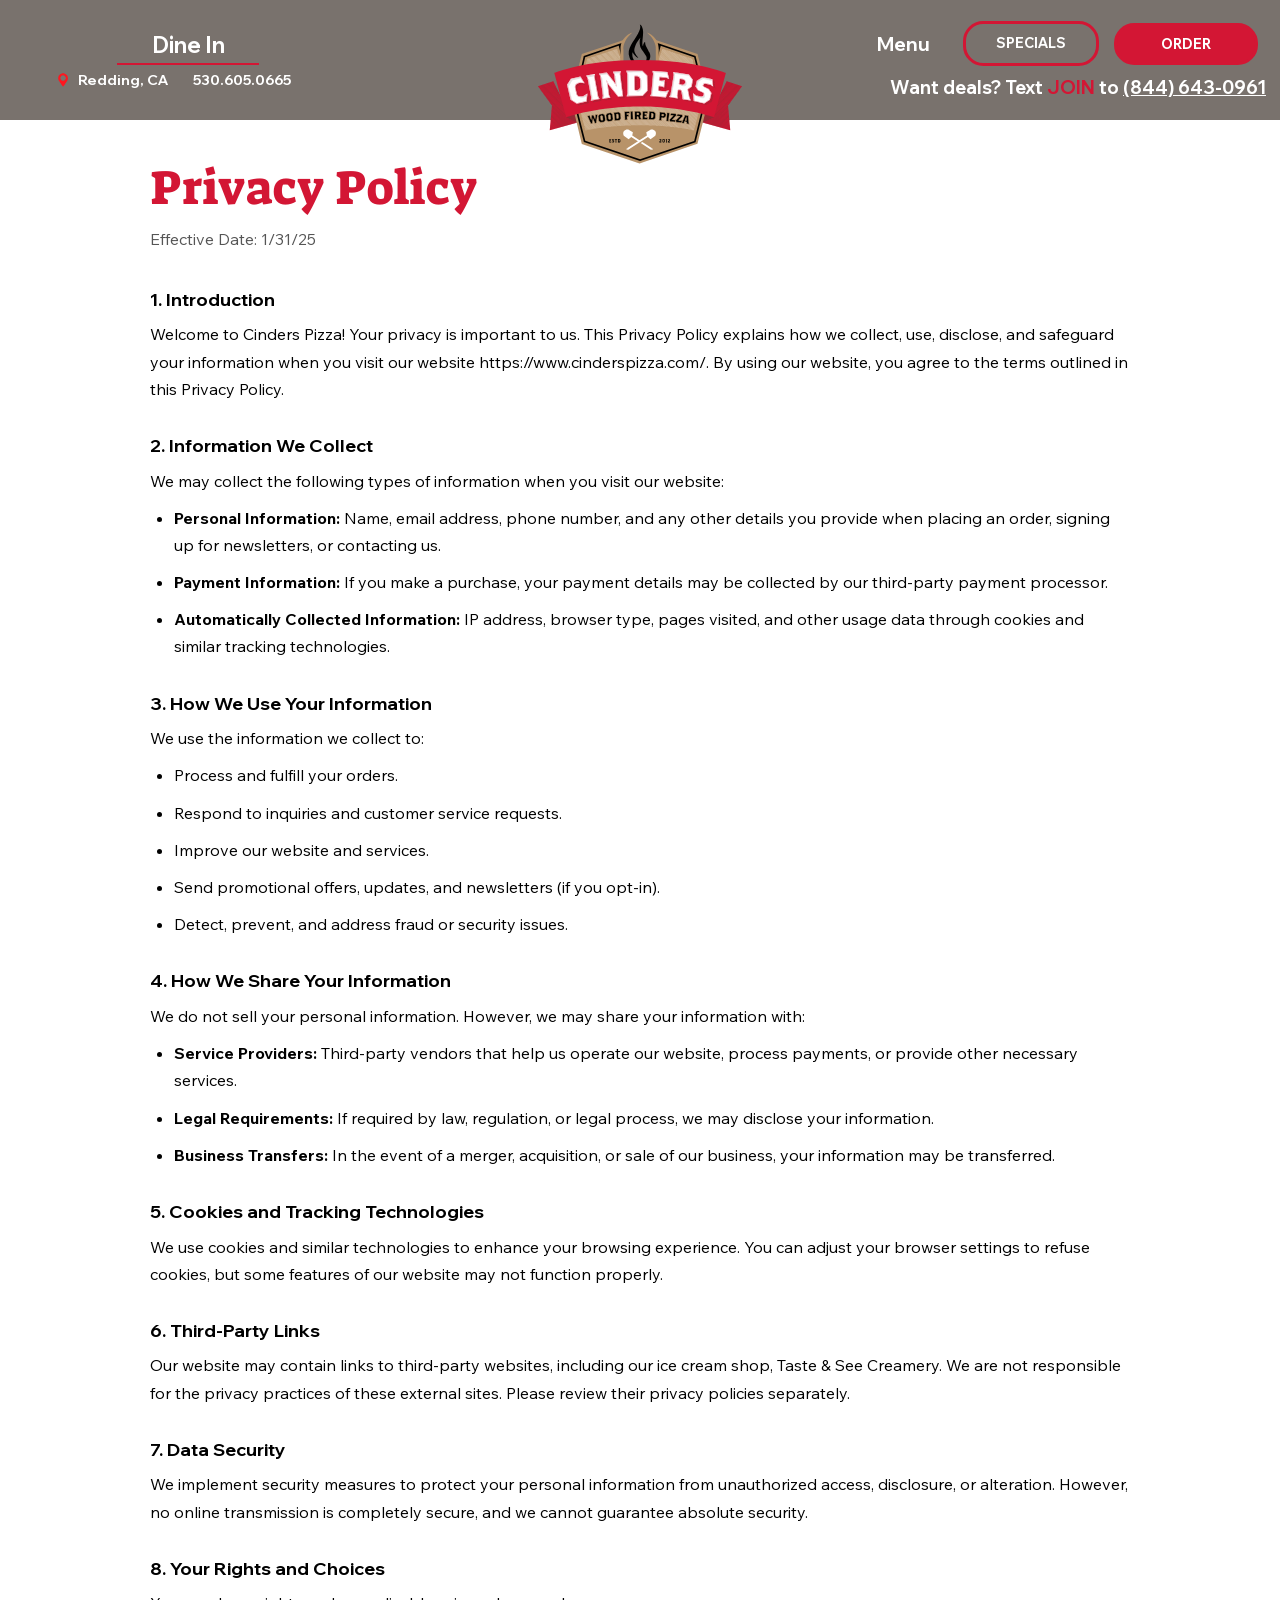
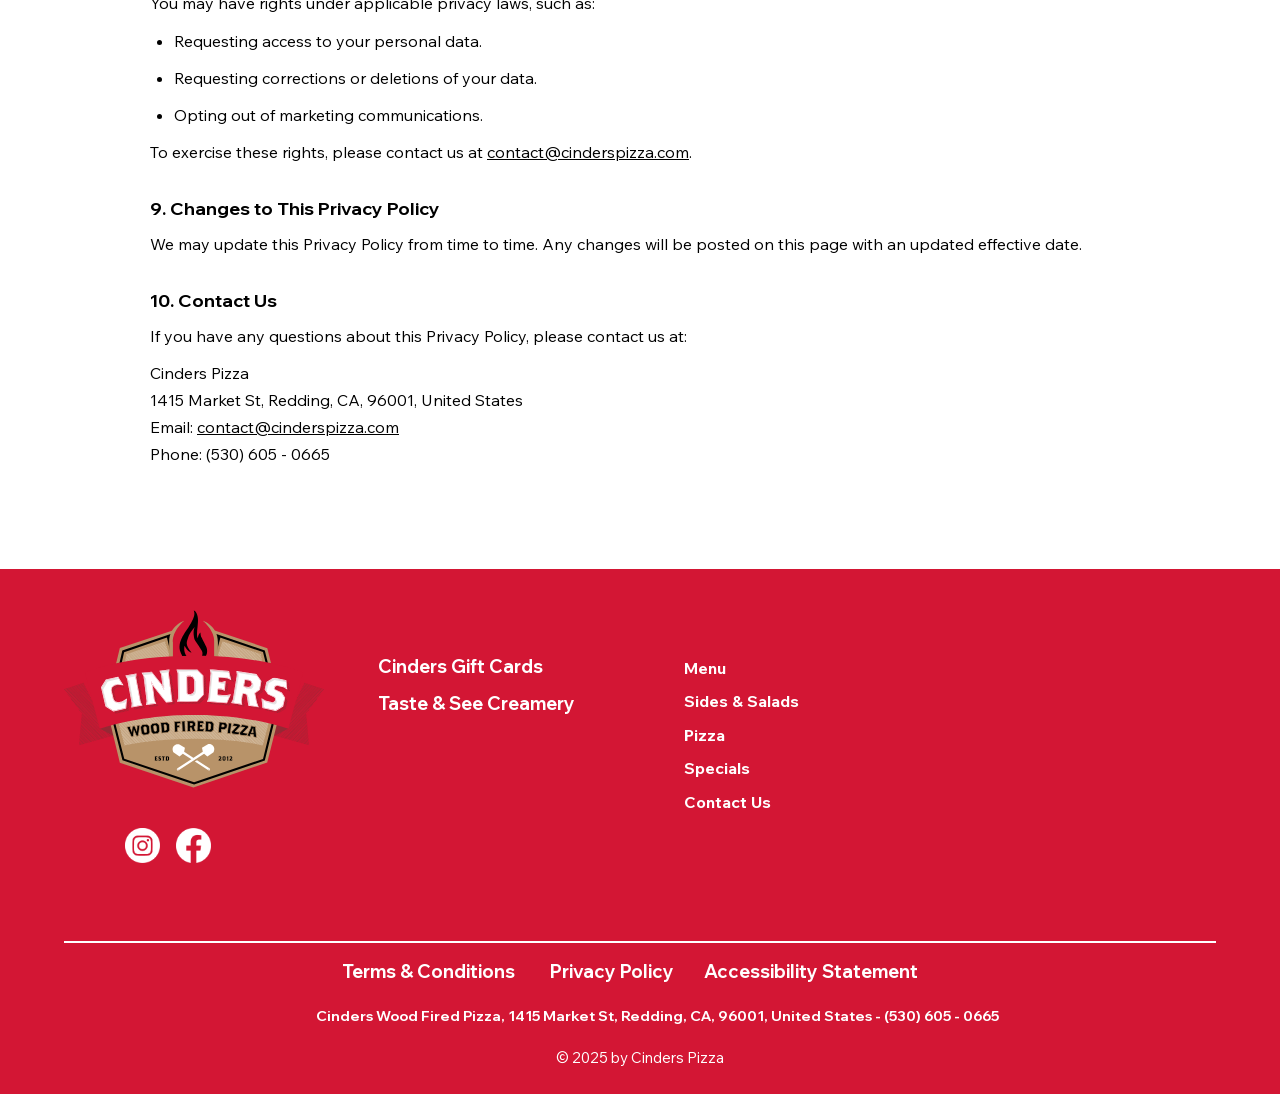
<file: privacy.html>
<!DOCTYPE html>
<html lang="en">
<head>
<meta charset="utf-8">
<meta name="viewport" content="width=device-width, initial-scale=1">
<title>Privacy Policy | Cinders Pizza</title>
<meta name="description" content="Cinders Wood Fired Pizza — neo-Neapolitan wood fired pizza, sides and salads at 1415 Market St, Redding, California. Happy hour Monday–Thursday 2–5 PM.">
<link rel="icon" href="img/wix/86af10_198f99834f5d4aa9a8b09702c175c5e8~mv2.png">
<link rel="preconnect" href="https://fonts.googleapis.com">
<link rel="preconnect" href="https://fonts.gstatic.com" crossorigin>
<link rel="stylesheet" href="https://fonts.googleapis.com/css2?family=Suez+One&family=Bitter:wght@900&display=swap">
<link rel="stylesheet" href="css/style.css?v=202610091207">
<!-- inKind rewards popup ("Get $15"), same embed the Wix site uses -->
<script src="https://inkindscript.com/inkind.js" async></script>
</head>
<body>
<header class="hdr">
  <a class="hdr__dine" href="index.html#menu">Dine In</a>
  <span class="hdr__rule"></span>
  <a class="hdr__pin" href="https://maps.app.goo.gl/buaXAaju4M5juRPY6" target="_blank" rel="noopener"><img src="img/wix/86af10_aefdcac793234c528fb67d0b0e49fd22~mv2.png" alt="Map"></a>
  <a class="hdr__city" href="https://maps.app.goo.gl/buaXAaju4M5juRPY6" target="_blank" rel="noopener">Redding, CA</a>
  <a class="hdr__tel" href="tel:+1-530-605-0665">530.605.0665</a>
  <a class="hdr__logo" href="index.html#top"><img src="svg/logo.svg" alt="Cinders Wood Fired Pizza"></a>
  <a class="hdr__menu" href="index.html#menu">Menu</a>
  <a class="btn btn--outline hdr__specials" href="index.html#specials">SPECIALS</a>
  <a class="btn btn--solid hdr__order" href="https://order.toasttab.com/online/locations/93af734d-e262-48aa-8af5-ab119e96d660/default" target="_blank" rel="noopener">ORDER</a>
  <p class="hdr__deals">Want deals? Text <span class="join">JOIN</span> to <a href="sms:+18446430961?&body=JOIN">(844) 643-0961</a></p>
  <button class="hdr__burger" type="button" aria-label="Toggle Menu"><svg viewBox="0 0 200 200" aria-hidden="true"><path d="M179.5 54v9.517h-159V54h159z"/><path d="M179.5 95.241v9.517h-159v-9.517h159z"/><path d="M179.5 136.483V146h-159v-9.517h159z"/></svg></button>
</header>
<nav class="mnav" aria-label="Site">
  <button class="mnav__close" type="button" aria-label="Close menu"><svg viewBox="0 0 24 24" aria-hidden="true" fill="none"><path d="M3 3l18 18M21 3L3 21"/></svg></button>
  <ul class="mnav__list">
    <li><a href="index.html#menu">Menu</a></li>
    <li><a href="index.html#sides">Sides &amp; Salads</a></li>
    <li><a href="index.html#pizza">Pizza</a></li>
    <li><a href="index.html#specials">Specials</a></li>
    <li><a href="mailto:contact@cinderspizza.com">Contact Us</a></li>
  </ul>
  <div class="mnav__logo"><img src="svg/logo.svg" alt=""></div>
  <div class="mnav__social">
    <a href="https://www.instagram.com/cinderspizza" target="_blank" rel="noopener"><img src="img/wix/11062b_603340b7bcb14e7785c7b65b233cd9f9~mv2.png" alt="Instagram"></a>
    <a href="https://www.facebook.com/cinderspizza" target="_blank" rel="noopener"><img src="img/wix/11062b_f4e3e7f537ff4762a1914aa14e3e36b9~mv2.png" alt="Facebook"></a>
  </div>
</nav>

<main class="legal">
  <h1>Privacy Policy</h1>
  <p class="eff">Effective Date: 1/31/25</p>

  <h2>1. Introduction</h2>
  <p>Welcome to Cinders Pizza! Your privacy is important to us. This Privacy Policy explains how we collect, use, disclose, and safeguard your information when you visit our website https://www.cinderspizza.com/. By using our website, you agree to the terms outlined in this Privacy Policy.</p>
  <h2>2. Information We Collect</h2>
  <p>We may collect the following types of information when you visit our website:</p>
  <ul><li><strong>Personal Information:</strong> Name, email address, phone number, and any other details you provide when placing an order, signing up for newsletters, or contacting us.</li><li><strong>Payment Information:</strong> If you make a purchase, your payment details may be collected by our third-party payment processor.</li><li><strong>Automatically Collected Information:</strong> IP address, browser type, pages visited, and other usage data through cookies and similar tracking technologies.</li></ul>
  <h2>3. How We Use Your Information</h2>
  <p>We use the information we collect to:</p>
  <ul><li>Process and fulfill your orders.</li><li>Respond to inquiries and customer service requests.</li><li>Improve our website and services.</li><li>Send promotional offers, updates, and newsletters (if you opt-in).</li><li>Detect, prevent, and address fraud or security issues.</li></ul>
  <h2>4. How We Share Your Information</h2>
  <p>We do not sell your personal information. However, we may share your information with:</p>
  <ul><li><strong>Service Providers:</strong> Third-party vendors that help us operate our website, process payments, or provide other necessary services.</li><li><strong>Legal Requirements:</strong> If required by law, regulation, or legal process, we may disclose your information.</li><li><strong>Business Transfers:</strong> In the event of a merger, acquisition, or sale of our business, your information may be transferred.</li></ul>
  <h2>5. Cookies and Tracking Technologies</h2>
  <p>We use cookies and similar technologies to enhance your browsing experience. You can adjust your browser settings to refuse cookies, but some features of our website may not function properly.</p>
  <h2>6. Third-Party Links</h2>
  <p>Our website may contain links to third-party websites, including our ice cream shop, Taste &amp; See Creamery. We are not responsible for the privacy practices of these external sites. Please review their privacy policies separately.</p>
  <h2>7. Data Security</h2>
  <p>We implement security measures to protect your personal information from unauthorized access, disclosure, or alteration. However, no online transmission is completely secure, and we cannot guarantee absolute security.</p>
  <h2>8. Your Rights and Choices</h2>
  <p>You may have rights under applicable privacy laws, such as:</p>
  <ul><li>Requesting access to your personal data.</li><li>Requesting corrections or deletions of your data.</li><li>Opting out of marketing communications.</li></ul>
  <p>To exercise these rights, please contact us at <a href="mailto:contact@cinderspizza.com">contact@cinderspizza.com</a>.</p>
  <h2>9. Changes to This Privacy Policy</h2>
  <p>We may update this Privacy Policy from time to time. Any changes will be posted on this page with an updated effective date.</p>
  <h2>10. Contact Us</h2>
  <p>If you have any questions about this Privacy Policy, please contact us at:</p>
  <p>Cinders Pizza<br>1415 Market St, Redding, CA, 96001, United States<br>Email: <a href="mailto:contact@cinderspizza.com">contact@cinderspizza.com</a><br>Phone: (530) 605 - 0665</p>

</main>

<footer class="ftr">
  <a class="ftr__logo" href="index.html#top"><img src="svg/logo.svg" alt="Cinders Wood Fired Pizza"></a>
  <ul class="ftr__col1">
    <li><a href="https://www.toasttab.com/cinders-wood-fired-pizza-1415-market-street/giftcards" target="_blank" rel="noopener">Cinders Gift Cards</a></li>
    <li><a href="http://www.tasteandseecreamery.com/" target="_blank" rel="noopener">Taste &amp; See Creamery</a></li>
  </ul>
  <ul class="ftr__col2">
    <li><a href="index.html#menu">Menu</a></li>
    <li><a href="index.html#sides">Sides &amp; Salads</a></li>
    <li><a href="index.html#pizza">Pizza</a></li>
    <li><a href="index.html#specials">Specials</a></li>
    <li><a href="mailto:contact@cinderspizza.com">Contact Us</a></li>
  </ul>
  <div class="ftr__social">
    <a href="https://www.instagram.com/cinderspizza" target="_blank" rel="noopener"><img src="img/wix/11062b_603340b7bcb14e7785c7b65b233cd9f9~mv2.png" alt="Instagram"></a>
    <a href="https://www.facebook.com/cinderspizza" target="_blank" rel="noopener"><img src="img/wix/11062b_f4e3e7f537ff4762a1914aa14e3e36b9~mv2.png" alt="Facebook"></a>
  </div>
  <span class="ftr__rule"></span>
  <a class="ftr__legal ftr__legal--terms" href="terms.html">Terms &amp; Conditions</a>
  <a class="ftr__legal ftr__legal--privacy" href="privacy.html">Privacy Policy</a>
  <a class="ftr__legal ftr__legal--access" href="accessibility.html">Accessibility Statement</a>
  <p class="ftr__addr">Cinders Wood Fired Pizza, 1415 Market St, Redding, CA, 96001, United States - (530) 605 - 0665</p>
  <p class="ftr__copy">© 2025 by Cinders Pizza</p>
</footer>

<script src="js/site.js?v={VER}"></script>
</body>
</html>
</file>
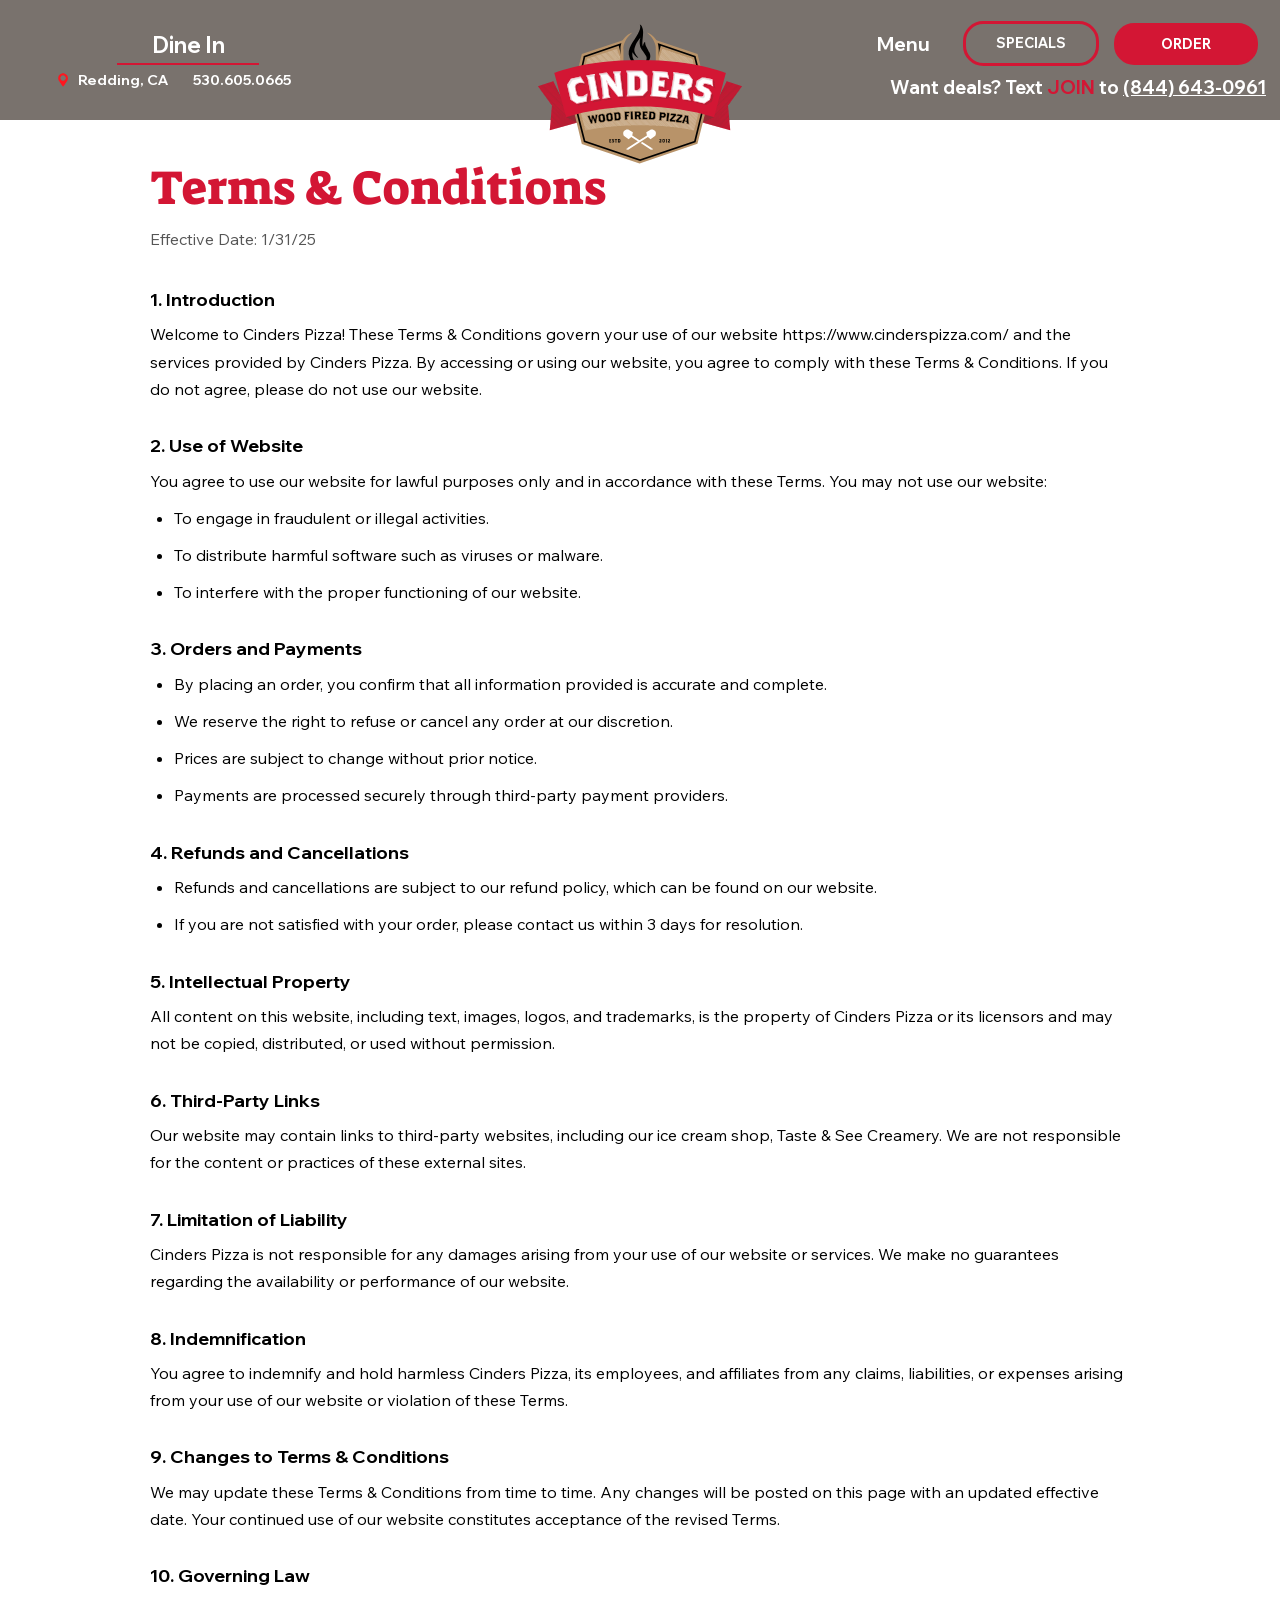
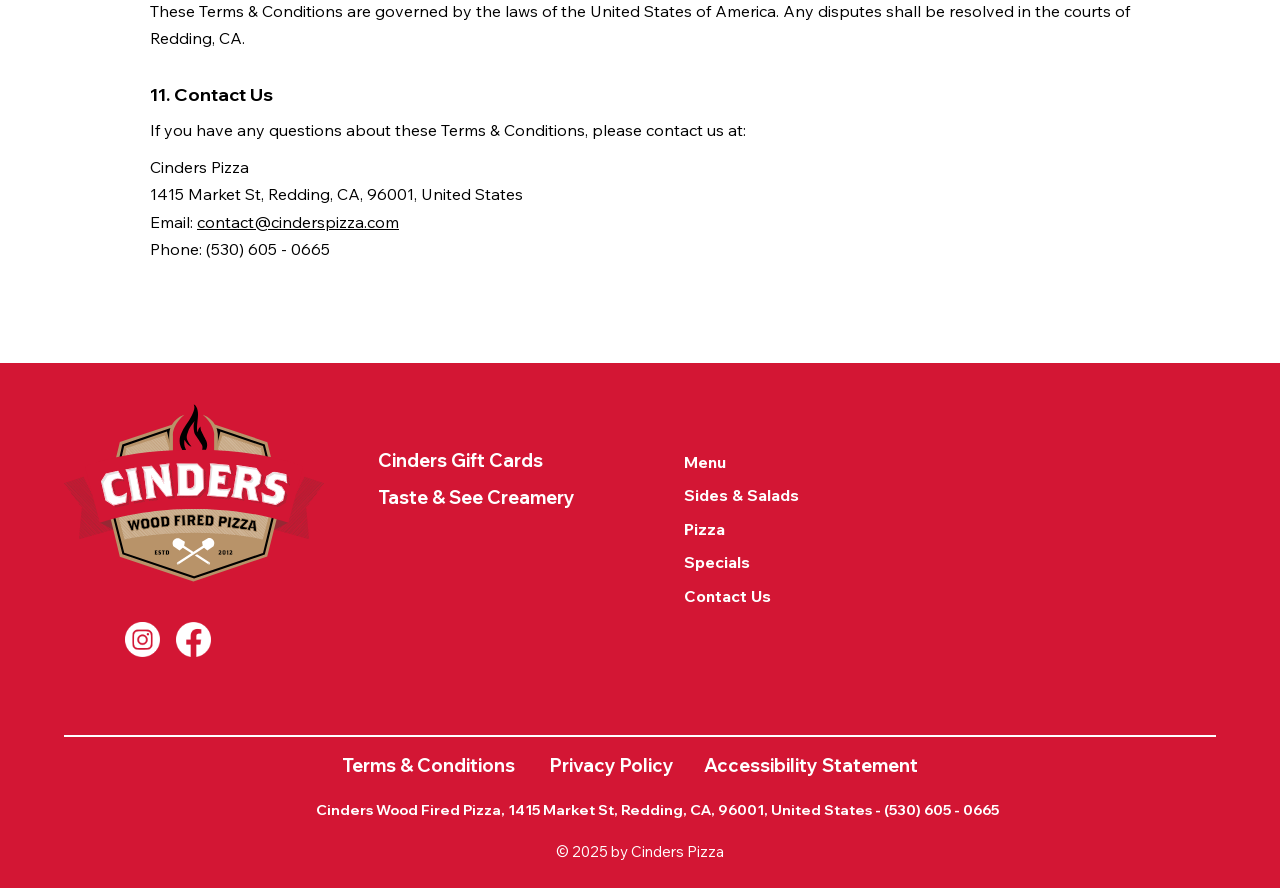
<file: terms.html>
<!DOCTYPE html>
<html lang="en">
<head>
<meta charset="utf-8">
<meta name="viewport" content="width=device-width, initial-scale=1">
<title>Terms &amp; Conditions | Cinders Pizza</title>
<meta name="description" content="Cinders Wood Fired Pizza — neo-Neapolitan wood fired pizza, sides and salads at 1415 Market St, Redding, California. Happy hour Monday–Thursday 2–5 PM.">
<link rel="icon" href="img/wix/86af10_198f99834f5d4aa9a8b09702c175c5e8~mv2.png">
<link rel="preconnect" href="https://fonts.googleapis.com">
<link rel="preconnect" href="https://fonts.gstatic.com" crossorigin>
<link rel="stylesheet" href="https://fonts.googleapis.com/css2?family=Suez+One&family=Bitter:wght@900&display=swap">
<link rel="stylesheet" href="css/style.css?v=202610091207">
<!-- inKind rewards popup ("Get $15"), same embed the Wix site uses -->
<script src="https://inkindscript.com/inkind.js" async></script>
</head>
<body>
<header class="hdr">
  <a class="hdr__dine" href="index.html#menu">Dine In</a>
  <span class="hdr__rule"></span>
  <a class="hdr__pin" href="https://maps.app.goo.gl/buaXAaju4M5juRPY6" target="_blank" rel="noopener"><img src="img/wix/86af10_aefdcac793234c528fb67d0b0e49fd22~mv2.png" alt="Map"></a>
  <a class="hdr__city" href="https://maps.app.goo.gl/buaXAaju4M5juRPY6" target="_blank" rel="noopener">Redding, CA</a>
  <a class="hdr__tel" href="tel:+1-530-605-0665">530.605.0665</a>
  <a class="hdr__logo" href="index.html#top"><img src="svg/logo.svg" alt="Cinders Wood Fired Pizza"></a>
  <a class="hdr__menu" href="index.html#menu">Menu</a>
  <a class="btn btn--outline hdr__specials" href="index.html#specials">SPECIALS</a>
  <a class="btn btn--solid hdr__order" href="https://order.toasttab.com/online/locations/93af734d-e262-48aa-8af5-ab119e96d660/default" target="_blank" rel="noopener">ORDER</a>
  <p class="hdr__deals">Want deals? Text <span class="join">JOIN</span> to <a href="sms:+18446430961?&body=JOIN">(844) 643-0961</a></p>
  <button class="hdr__burger" type="button" aria-label="Toggle Menu"><svg viewBox="0 0 200 200" aria-hidden="true"><path d="M179.5 54v9.517h-159V54h159z"/><path d="M179.5 95.241v9.517h-159v-9.517h159z"/><path d="M179.5 136.483V146h-159v-9.517h159z"/></svg></button>
</header>
<nav class="mnav" aria-label="Site">
  <button class="mnav__close" type="button" aria-label="Close menu"><svg viewBox="0 0 24 24" aria-hidden="true" fill="none"><path d="M3 3l18 18M21 3L3 21"/></svg></button>
  <ul class="mnav__list">
    <li><a href="index.html#menu">Menu</a></li>
    <li><a href="index.html#sides">Sides &amp; Salads</a></li>
    <li><a href="index.html#pizza">Pizza</a></li>
    <li><a href="index.html#specials">Specials</a></li>
    <li><a href="mailto:contact@cinderspizza.com">Contact Us</a></li>
  </ul>
  <div class="mnav__logo"><img src="svg/logo.svg" alt=""></div>
  <div class="mnav__social">
    <a href="https://www.instagram.com/cinderspizza" target="_blank" rel="noopener"><img src="img/wix/11062b_603340b7bcb14e7785c7b65b233cd9f9~mv2.png" alt="Instagram"></a>
    <a href="https://www.facebook.com/cinderspizza" target="_blank" rel="noopener"><img src="img/wix/11062b_f4e3e7f537ff4762a1914aa14e3e36b9~mv2.png" alt="Facebook"></a>
  </div>
</nav>

<main class="legal">
  <h1>Terms &amp; Conditions</h1>
  <p class="eff">Effective Date: 1/31/25</p>

  <h2>1. Introduction</h2>
  <p>Welcome to Cinders Pizza! These Terms &amp; Conditions govern your use of our website https://www.cinderspizza.com/ and the services provided by Cinders Pizza. By accessing or using our website, you agree to comply with these Terms &amp; Conditions. If you do not agree, please do not use our website.</p>
  <h2>2. Use of Website</h2>
  <p>You agree to use our website for lawful purposes only and in accordance with these Terms. You may not use our website:</p>
  <ul><li>To engage in fraudulent or illegal activities.</li><li>To distribute harmful software such as viruses or malware.</li><li>To interfere with the proper functioning of our website.</li></ul>
  <h2>3. Orders and Payments</h2>
  <ul><li>By placing an order, you confirm that all information provided is accurate and complete.</li><li>We reserve the right to refuse or cancel any order at our discretion.</li><li>Prices are subject to change without prior notice.</li><li>Payments are processed securely through third-party payment providers.</li></ul>
  <h2>4. Refunds and Cancellations</h2>
  <ul><li>Refunds and cancellations are subject to our refund policy, which can be found on our website.</li><li>If you are not satisfied with your order, please contact us within 3 days for resolution.</li></ul>
  <h2>5. Intellectual Property</h2>
  <p>All content on this website, including text, images, logos, and trademarks, is the property of Cinders Pizza or its licensors and may not be copied, distributed, or used without permission.</p>
  <h2>6. Third-Party Links</h2>
  <p>Our website may contain links to third-party websites, including our ice cream shop, Taste &amp; See Creamery. We are not responsible for the content or practices of these external sites.</p>
  <h2>7. Limitation of Liability</h2>
  <p>Cinders Pizza is not responsible for any damages arising from your use of our website or services. We make no guarantees regarding the availability or performance of our website.</p>
  <h2>8. Indemnification</h2>
  <p>You agree to indemnify and hold harmless Cinders Pizza, its employees, and affiliates from any claims, liabilities, or expenses arising from your use of our website or violation of these Terms.</p>
  <h2>9. Changes to Terms &amp; Conditions</h2>
  <p>We may update these Terms &amp; Conditions from time to time. Any changes will be posted on this page with an updated effective date. Your continued use of our website constitutes acceptance of the revised Terms.</p>
  <h2>10. Governing Law</h2>
  <p>These Terms &amp; Conditions are governed by the laws of the United States of America. Any disputes shall be resolved in the courts of Redding, CA.</p>
  <h2>11. Contact Us</h2>
  <p>If you have any questions about these Terms &amp; Conditions, please contact us at:</p>
  <p>Cinders Pizza<br>1415 Market St, Redding, CA, 96001, United States<br>Email: <a href="mailto:contact@cinderspizza.com">contact@cinderspizza.com</a><br>Phone: (530) 605 - 0665</p>

</main>

<footer class="ftr">
  <a class="ftr__logo" href="index.html#top"><img src="svg/logo.svg" alt="Cinders Wood Fired Pizza"></a>
  <ul class="ftr__col1">
    <li><a href="https://www.toasttab.com/cinders-wood-fired-pizza-1415-market-street/giftcards" target="_blank" rel="noopener">Cinders Gift Cards</a></li>
    <li><a href="http://www.tasteandseecreamery.com/" target="_blank" rel="noopener">Taste &amp; See Creamery</a></li>
  </ul>
  <ul class="ftr__col2">
    <li><a href="index.html#menu">Menu</a></li>
    <li><a href="index.html#sides">Sides &amp; Salads</a></li>
    <li><a href="index.html#pizza">Pizza</a></li>
    <li><a href="index.html#specials">Specials</a></li>
    <li><a href="mailto:contact@cinderspizza.com">Contact Us</a></li>
  </ul>
  <div class="ftr__social">
    <a href="https://www.instagram.com/cinderspizza" target="_blank" rel="noopener"><img src="img/wix/11062b_603340b7bcb14e7785c7b65b233cd9f9~mv2.png" alt="Instagram"></a>
    <a href="https://www.facebook.com/cinderspizza" target="_blank" rel="noopener"><img src="img/wix/11062b_f4e3e7f537ff4762a1914aa14e3e36b9~mv2.png" alt="Facebook"></a>
  </div>
  <span class="ftr__rule"></span>
  <a class="ftr__legal ftr__legal--terms" href="terms.html">Terms &amp; Conditions</a>
  <a class="ftr__legal ftr__legal--privacy" href="privacy.html">Privacy Policy</a>
  <a class="ftr__legal ftr__legal--access" href="accessibility.html">Accessibility Statement</a>
  <p class="ftr__addr">Cinders Wood Fired Pizza, 1415 Market St, Redding, CA, 96001, United States - (530) 605 - 0665</p>
  <p class="ftr__copy">© 2025 by Cinders Pizza</p>
</footer>

<script src="js/site.js?v={VER}"></script>
</body>
</html>
</file>
<file: css/style.css>
/* Cinders Wood Fired Pizza — faithful rebuild of the Wix site (cinderspizza.com).
   Desktop values were measured from the live site at 1280px wide and written in
   rem with 1rem = 1px at 1280px (the root font-size scales with the viewport,
   the way the Wix site does). The phone layout (≤750px) was measured at 375px
   wide, 1rem = 1px at 375px. */

@font-face { font-family: 'Madefor Text'; src: url(../fonts/madefor-text.woff2) format('woff2'); font-weight: 400 700; font-display: swap; }
@font-face { font-family: 'Madefor Display'; src: url(../fonts/madefor-display.woff2) format('woff2'); font-weight: 400 700; font-display: swap; }

:root {
  --red: #D31634;
  --brown: #21140D;
  --ink: #2A2A2A;
  --suez: 'Suez One', serif;
  --bitter: 'Bitter', serif;
  --arialblack: 'Arial Black', 'Arial Bold', Arial, sans-serif;
  --text: 'Madefor Text', Arial, sans-serif;
  --display: 'Madefor Display', 'Madefor Text', Arial, sans-serif;
  --toast: 0;
}

html { font-size: calc(100vw / 1280); scroll-behavior: smooth; }
*, *::before, *::after { box-sizing: border-box; }
body { margin: 0; background: #fff; color: #000; font-family: var(--text); -webkit-font-smoothing: antialiased; overflow-x: hidden; }
img, video, svg { display: block; }
a { color: inherit; }
p, h1, h2, h3, h4, h5, h6 { margin: 0; }
.cover { position: absolute; inset: 0; width: 100%; height: 100%; object-fit: cover; }
video.cover { background: #000 center / cover no-repeat; }
.band { position: relative; overflow: hidden; width: 100%; }
.edge { position: absolute; left: 0; width: 100%; pointer-events: none; }
.abs { position: absolute; }

/* Pill buttons (Wix "StylableButton") */
.btn { display: block; border-radius: 20.3rem; font-family: var(--text); font-weight: 700; font-size: 14.2rem; line-height: 22.7rem; color: #fff; text-align: center; text-decoration: none; border: 3rem solid var(--red); }
.btn--solid { background: var(--red); }
.btn--outline { background: transparent; }
.btn--white { background: #fff; border-color: #fff; color: var(--red); }

/* ---------- Header (fixed, translucent brown) ---------- */
.hdr { position: fixed; top: 0; left: 0; right: 0; z-index: 50; height: 120rem; background: rgba(33, 20, 13, 0.6); color: #fff; }
.hdr__dine { position: absolute; left: 152rem; top: 31rem; font-family: var(--display); font-weight: 700; font-size: 22rem; line-height: 28rem; text-decoration: none; }
.hdr__rule { position: absolute; left: 117rem; top: 63rem; width: 142rem; height: 2rem; background: var(--red); }
.hdr__pin { position: absolute; left: 54rem; top: 71rem; width: 18rem; height: 18rem; }
.hdr__pin img { width: 100%; height: 100%; }
.hdr__city { position: absolute; left: 78rem; top: 71rem; font-family: var(--display); font-weight: 700; font-size: 14.2rem; line-height: 18rem; text-decoration: none; white-space: nowrap; }
.hdr__tel { position: absolute; left: 193rem; top: 71rem; font-family: var(--display); font-weight: 700; font-size: 14.2rem; line-height: 18rem; text-decoration: none; white-space: nowrap; }
.hdr__logo { position: absolute; left: 538rem; top: -8rem; width: 204rem; height: 204rem; }
.hdr__logo img { width: 100%; height: 100%; }
.hdr__menu { position: absolute; left: 867rem; top: 21rem; width: 86rem; height: 47rem; padding: 10rem 0 0 10rem; font-family: var(--display); font-weight: 700; font-size: 19rem; line-height: 26.6rem; text-decoration: none; }
.hdr__specials { position: absolute; left: 963rem; top: 21rem; width: 136rem; height: 45rem; line-height: 39rem; }
.hdr__order { position: absolute; left: 1114rem; top: 23rem; width: 144rem; height: 42rem; line-height: 36rem; }
.hdr__deals { position: absolute; left: 890rem; top: 75rem; width: 368rem; font-family: var(--display); font-weight: 700; font-size: 18.3rem; line-height: 25.7rem; white-space: nowrap; }
.hdr__deals .join { color: var(--red); }
.hdr__deals a { text-decoration: underline; }
.hdr__burger { display: none; }

/* Phone-only navigation overlay */
.mnav { display: none; }

/* ---------- Hero ---------- */
.hero { height: 647rem; background: #000; }
.hero__logo { display: none; }
.hero__sweet { position: absolute; left: 467rem; top: 595rem; font-family: var(--display); font-weight: 700; font-size: 16rem; line-height: 20.8rem; color: #fff; white-space: nowrap; }
.hero__ts { position: absolute; left: 660rem; top: 584rem; width: 188rem; height: 33rem; opacity: 0.83; }
.hero__ts img { width: 100%; height: 100%; object-fit: cover; }

/* ---------- Happy Hour (marble) ---------- */
.hh { height: 655rem; background: #fff; }
.hh__arc { bottom: 0; height: 150rem; }
.hh__title { position: absolute; left: 63rem; top: 88rem; width: 411rem; font-family: var(--suez); font-size: 72rem; line-height: 93.5rem; color: var(--red); text-align: center; }
.hh__time { position: absolute; left: 161rem; top: 297rem; width: 215rem; font-family: var(--arialblack); font-weight: 900; font-size: 58.6rem; line-height: 70.3rem; color: var(--brown); text-align: center; white-space: nowrap; }
.hh__days { position: absolute; left: 110rem; top: 373rem; width: 317rem; white-space: nowrap; font-family: var(--suez); font-size: 36.2rem; line-height: 47rem; color: #000; text-align: center; }
.hh__paddle { position: absolute; left: 250rem; top: 89rem; width: 608rem; height: 337rem; }
.hh__paddle img { width: 100%; height: 100%; object-fit: cover; }
.hh__pizza { position: absolute; left: 517rem; top: 100rem; width: 304rem; height: 304rem; }
.hh__pizza img { width: 100%; height: 100%; }
.hh__slice { position: absolute; left: 669rem; top: 152rem; width: 136rem; height: 93rem; transform-origin: 0 91rem; will-change: transform; }
.hh__slice img { width: 100%; height: 100%; object-fit: contain; }
.hh__price { position: absolute; left: 900rem; top: 90rem; width: 340rem; font-family: var(--suez); font-size: 150rem; line-height: 180rem; color: var(--red); text-align: center; white-space: nowrap; }
.hh__item { position: absolute; left: 914rem; top: 301rem; width: 305rem; font-family: var(--bitter); font-weight: 900; font-size: 55.2rem; line-height: 66.3rem; color: #000; text-align: center; }

/* ---------- Fire video strip ---------- */
.fire { height: 269rem; background: #000; }

/* ---------- MENU band (red, torn edges) ---------- */
.menuband { height: 277rem; background: var(--red); }
.menuband__torn { height: 50rem; }
.menuband__torn--top { top: 0; }
.menuband__torn--bot { bottom: 0; }
.menuband__logo { position: absolute; left: 357rem; top: 39rem; width: 200rem; height: 200rem; }
.menuband__logo img { width: 100%; height: 100%; }
.menuband__h { position: absolute; left: 597rem; top: 71rem; font-family: var(--suez); font-size: 99.7rem; line-height: 129.7rem; color: #fff; }

/* ---------- Pizza intro (marble, slice cluster) ---------- */
.intro { height: 515rem; background: #fff; }
.intro__h { position: absolute; left: 124rem; top: 42rem; font-family: var(--suez); font-size: 57.9rem; line-height: 75.3rem; color: var(--red); }
.intro__size { position: absolute; left: 214rem; top: 156rem; font-family: var(--text); font-style: italic; font-size: 20.3rem; line-height: 32.4rem; }
.intro__slices { position: absolute; left: 0; top: 0; width: 100%; height: 100%; }
.intro__wheel { position: absolute; left: 171rem; top: 206rem; width: 301rem; height: 277rem; transform-origin: 50% 50%; will-change: transform; }
.intro__slices img { position: absolute; object-fit: contain; left: calc(var(--dx) * 1rem); top: calc(var(--dy) * 1rem); width: calc(var(--dw) * 1rem); height: calc(var(--dh) * 1rem); transform-origin: calc(var(--dox) * 1rem) calc(var(--doy) * 1rem); transform: rotate(calc(var(--rot) * 1deg)); will-change: transform; }
.intro__p { position: absolute; left: 649rem; top: 150rem; width: 536rem; font-family: var(--text); font-size: 20.3rem; line-height: 32.4rem; }

/* ---------- Menu grid ---------- */
.grid { height: 1919rem; background: #fff; }
.grid__crust { position: absolute; left: 113rem; top: 44rem; font-family: var(--text); font-size: 20.3rem; line-height: 32.4rem; white-space: nowrap; }
.grid__crust b { font-family: var(--display); font-weight: 700; margin-right: 21rem; }
.grid__crust strong { font-weight: 700; }
.grid__note { position: absolute; top: 90rem; font-family: var(--text); font-weight: 700; font-style: italic; font-size: 20.3rem; line-height: 32.4rem; white-space: nowrap; }
.grid__note--veg { left: 113rem; }
.grid__note--vegan { left: 472rem; }
.v { font-family: var(--suez); font-style: normal; font-weight: 400; color: var(--red); }
.grid__note .v { margin-left: 11rem; }

.card { position: absolute; width: 255rem; left: calc(var(--dx) * 1rem); top: calc(var(--dy) * 1rem); }
.card__name { position: absolute; left: 11rem; top: 21rem; width: 229rem; font-family: var(--suez); font-size: 25rem; line-height: 32.5rem; color: var(--ink); text-align: center; }
.card__name .v { margin-left: 4rem; }
.card__price { position: absolute; left: 11rem; top: 55rem; width: 229rem; font-family: var(--suez); font-style: italic; font-size: 20.3rem; line-height: 28.4rem; color: var(--ink); text-align: center; white-space: nowrap; }
.card__img { position: absolute; left: 22rem; top: 121rem; width: 209rem; height: 209rem; object-fit: cover; animation-name: spin; animation-duration: 4s; animation-timing-function: linear; animation-iteration-count: infinite; animation-play-state: paused; }
.card:hover .card__img, .card__img:hover { animation-play-state: running; }
@keyframes spin { to { transform: rotate(360deg); } }
.card__desc { position: absolute; left: 14rem; top: 353rem; width: 228rem; font-family: var(--suez); font-style: italic; font-size: 12.2rem; line-height: 17rem; color: #000; text-align: center; }
.card--2line .card__price { top: 88rem; }

/* ---------- Sides and Salads ---------- */
.sides { height: 1044rem; background: #fff; }
.sides__h { position: absolute; left: 103rem; top: 0; font-family: var(--suez); font-size: 50.7rem; line-height: 65.9rem; color: var(--red); }
.sides .card__name { left: 11rem; top: 18rem; width: 232rem; }
.sides .card__price { top: 52rem; width: 232rem; }
.sides .card__img { left: 22rem; top: 95rem; width: 211rem; height: 210rem; }
.sides .card__desc { left: 11rem; top: 333rem; width: 232rem; }
.sides__order { position: absolute; left: 564rem; top: 946rem; width: 140rem; height: 44rem; line-height: 38rem; }

/* ---------- Specials (dark wood) ---------- */
.specials { height: 983rem; background: #000; }
.specials__tri { top: 0; height: 72rem; }
.specials__h { position: absolute; left: 128rem; top: 121rem; width: 1024rem; font-family: var(--suez); font-size: 79.4rem; line-height: 103.2rem; color: var(--red); text-align: center; }
.specials__line { position: absolute; left: 230rem; width: 819rem; height: 3rem; background: var(--red); }
.specials__line--1 { top: 272rem; }
.specials__line--2 { top: 807rem; }
.specials__hh { position: absolute; left: 91rem; top: 331rem; width: 369rem; font-family: var(--suez); font-size: 60.5rem; line-height: 78.6rem; color: var(--red); }
.specials__when { position: absolute; left: 102rem; top: 421rem; width: 361rem; font-family: Arial, sans-serif; font-size: 25.3rem; line-height: 32.9rem; color: #fff; text-align: center; white-space: nowrap; }
.specials__price { position: absolute; left: 91rem; top: 456rem; width: 369rem; font-family: var(--suez); font-size: 111.3rem; line-height: 133.5rem; color: var(--red); text-align: center; white-space: nowrap; }
.specials__item { position: absolute; left: 112rem; top: 595rem; width: 305rem; font-family: var(--bitter); font-weight: 900; font-size: 55.2rem; line-height: 66.3rem; color: #fff; text-align: center; }
.specials__paddle { position: absolute; left: 502rem; top: 363rem; width: 608rem; height: 337rem; }
.specials__paddle img { width: 100%; height: 100%; object-fit: cover; }
.specials__pizza { position: absolute; left: 773rem; top: 374rem; width: 304rem; height: 304rem; }
.specials__pizza img { width: 100%; height: 100%; }
.specials__slice { position: absolute; left: 921rem; top: 421rem; width: 148rem; height: 101rem; }
.specials__slice img { width: 100%; height: 100%; object-fit: cover; }
.specials__order { position: absolute; left: 573rem; top: 871rem; width: 134rem; height: 44rem; line-height: 38rem; }

/* ---------- Gift card (red) ---------- */
.gift { height: 500rem; background: var(--red); }
.gift__h { position: absolute; left: 143rem; top: 97rem; width: 379rem; font-family: var(--suez); font-size: 62rem; line-height: 80.6rem; color: #fff; }
.gift__card { position: absolute; left: 640rem; top: 67rem; width: 458rem; height: 305rem; }
.gift__card img { width: 100%; height: 100%; object-fit: cover; }
.gift__btn { position: absolute; left: 743rem; top: 382rem; width: 252rem; height: 55rem; font-family: var(--display); font-size: 20.3rem; line-height: 49rem; border-radius: 30.4rem; }

/* ---------- You said it (reviews) ---------- */
.said { height: 617rem; background: #fff; }
.said__paddle { position: absolute; left: 72rem; top: 18rem; width: 1050rem; height: 581rem; }
.said__paddle img { width: 100%; height: 100%; object-fit: cover; }
.said__h { position: absolute; left: 68rem; top: 73rem; width: 379rem; white-space: nowrap; font-family: var(--suez); font-size: 72rem; line-height: 86.4rem; color: var(--red); text-align: center; }
.said__stars { position: absolute; left: 630rem; top: 113rem; width: 300rem; height: 52rem; display: flex; justify-content: space-between; }
.said__stars svg { width: 52rem; height: 52rem; fill: var(--red); }
.said__card { position: absolute; left: 565rem; top: 177rem; width: 424rem; height: 327rem; border-radius: 20rem; }
.said__slide { position: absolute; inset: 0; opacity: 0; transition: opacity .6s; }
.said__slide.is-on { opacity: 1; }
.said__quote { position: absolute; left: 36rem; top: 20rem; width: 353rem; font-family: var(--display); font-weight: 700; font-size: 22rem; line-height: 30.8rem; color: #000; text-align: center; }
.said__who { position: absolute; right: 35rem; width: 353rem; font-family: var(--display); font-style: italic; font-size: 22rem; line-height: 30.8rem; color: #000; text-align: right; }
.said__arrow { position: absolute; top: 188rem; width: 30rem; height: 30rem; padding: 0; border: 2rem solid var(--red); border-radius: 999px; background: transparent; cursor: pointer; }
.said__arrow svg { width: 18rem; height: 18rem; margin: 4rem auto 0; fill: #000; }
.said__prev { left: 208rem; }
.said__prev svg { transform: rotate(90deg); }
.said__next { left: 261rem; }
.said__next svg { transform: rotate(-90deg); }
.said__pizza { position: absolute; left: 520rem; top: 381rem; width: 367rem; height: 335rem; }
.said__pizza img { width: 100%; height: 100%; object-fit: cover; }

/* ---------- Dark strip + wood logs ---------- */
.strip { height: 25rem; background: var(--brown); }
.wood { height: 386rem; background: #fff; }
.wood__arc { bottom: 0; height: 113rem; }

/* ---------- Footer (red) ---------- */
.ftr { position: relative; height: 525rem; background: var(--red); color: #fff; overflow: hidden; }
.ftr__logo { position: absolute; left: 64rem; top: 0; width: 260rem; height: 260rem; }
.ftr__logo img { width: 100%; height: 100%; }
.ftr__col1 { position: absolute; left: 378rem; top: 86rem; margin: 0; padding: 0; list-style: none; }
.ftr__col1 li { height: 37rem; }
.ftr__col1 a { font-family: var(--display); font-weight: 700; font-size: 18.2rem; line-height: 23rem; text-decoration: none; white-space: nowrap; }
.ftr__col2 { position: absolute; left: 684rem; top: 82rem; margin: 0; padding: 0; list-style: none; }
.ftr__col2 li { height: 33.5rem; }
.ftr__col2 a { display: block; width: 142rem; padding-top: 7rem; font-family: var(--text); font-weight: 700; font-size: 16rem; line-height: 20rem; text-decoration: none; white-space: nowrap; }
.ftr__social { position: absolute; left: 125rem; top: 259rem; display: flex; gap: 16rem; }
.ftr__social a { width: 35rem; height: 35rem; }
.ftr__social img { width: 100%; height: 100%; object-fit: contain; }
.ftr__rule { position: absolute; left: 64rem; top: 372rem; width: 1152rem; height: 2rem; background: #fff; }
.ftr__legal { position: absolute; top: 391rem; margin: 0; font-family: var(--display); font-weight: 700; font-size: 18.2rem; line-height: 23rem; text-decoration: none; white-space: nowrap; }
.ftr__legal--terms { left: 342rem; }
.ftr__legal--privacy { left: 550rem; }
.ftr__legal--access { left: 704rem; }
.ftr__addr { position: absolute; left: 316rem; top: 438rem; width: 648rem; font-family: var(--display); font-weight: 700; font-size: 14.2rem; line-height: 18.4rem; text-align: center; white-space: nowrap; }
.ftr__copy { position: absolute; left: 0; top: 479rem; width: 100%; font-family: var(--text); font-size: 15rem; line-height: 19rem; text-align: center; }

/* ---------- Legal pages ---------- */
.legal { padding: 160rem 0 90rem; max-width: 980rem; margin: 0 auto; font-family: var(--text); font-size: 16rem; line-height: 1.7; color: #000; }
.legal h1 { font-family: var(--suez); font-size: 48rem; line-height: 1.2; margin: 0 0 8rem; color: var(--red); font-weight: 400; }
.legal .eff { color: #555; margin: 0 0 32rem; }
.legal h2 { font-family: var(--display); font-weight: 700; font-size: 18rem; margin: 28rem 0 6rem; }
.legal p, .legal li { margin: 0 0 10rem; }
.legal ul { margin: 0 0 10rem; padding-left: 24rem; }

/* ---------- Entrance motion (Wix slides these in as the page scrolls) ---------- */
.hh__title, .hh__time, .hh__days, .hh__paddle, .hh__pizza { will-change: transform; }

/* =====================================================================
   PHONE LAYOUT — measured at 375px wide, 1rem = 1px at 375px
   ===================================================================== */
@media (max-width: 750px) {
  html { font-size: calc(100vw / 375); }
  .btn { border-radius: 20rem; }

  /* Header: ORDER / SPECIALS / hamburger, address line below */
  .hdr { height: 127rem; }
  .hdr__dine, .hdr__rule, .hdr__logo, .hdr__menu, .hdr__deals { display: none; }
  .hdr__order { left: 19rem; top: 27rem; width: 99rem; height: 36rem; border: 0; font-size: 12rem; line-height: 36rem; }
  .hdr__specials { left: 142rem; top: 27rem; width: 103rem; height: 36rem; font-size: 16rem; line-height: 30rem; }
  .hdr__pin { left: 29rem; top: 101rem; width: 16rem; height: 16rem; }
  .hdr__city { left: 47rem; top: 101rem; font-size: 12rem; line-height: 15rem; }
  .hdr__tel { left: 138rem; top: 101rem; font-size: 12rem; line-height: 15rem; }
  .hdr__burger { display: block; position: absolute; left: 268rem; top: 15rem; width: 60rem; height: 60rem; padding: 0; border: 0; background: transparent; cursor: pointer; }
  .hdr__burger svg { width: 60rem; height: 60rem; fill: #fff; }

  .mnav { display: block; position: fixed; inset: 0; z-index: 60; background: var(--red); color: #fff; transform: translateX(100%); transition: transform .3s; overflow-y: auto; }
  .mnav.is-open { transform: none; }
  .mnav__close { position: absolute; right: 30rem; top: 28rem; width: 24rem; height: 24rem; padding: 0; border: 0; background: transparent; cursor: pointer; }
  .mnav__close svg { width: 24rem; height: 24rem; stroke: #fff; stroke-width: 2; }
  .mnav__list { margin: 118rem 0 0; padding: 0; list-style: none; }
  .mnav__list a { display: block; height: 52rem; font-family: var(--text); font-weight: 700; font-size: 20rem; line-height: 52rem; text-align: center; text-decoration: none; }
  .mnav__logo { width: 255rem; height: 255rem; margin: 110rem auto 0; }
  .mnav__logo img { width: 100%; height: 100%; }
  .mnav__social { display: flex; justify-content: center; gap: 12rem; margin-top: 10rem; padding-bottom: 20rem; }
  .mnav__social a { width: 32rem; height: 32rem; }
  .mnav__social img { width: 100%; height: 100%; object-fit: contain; }

  /* Hero */
  .hero { height: 794rem; }
  .hero__logo { display: block; position: absolute; left: 40rem; top: 250rem; width: 295rem; height: 295rem; }
  .hero__logo img { width: 100%; height: 100%; }
  .hero__sweet { left: 93rem; top: 705rem; }
  .hero__ts { left: 93rem; top: 736rem; }

  /* Happy Hour */
  .hh { height: 391rem; }
  .hh__arc { height: 60rem; }
  .hh__title { left: 59rem; top: 19rem; width: 258rem; font-size: 45.2rem; line-height: 58.8rem; }
  .hh__time { left: 36rem; top: 87rem; width: 110rem; font-size: 30rem; line-height: 36rem; }
  .hh__days { left: 31rem; top: 126rem; width: 123rem; font-size: 14rem; line-height: 18.2rem; }
  .hh__paddle { left: 38rem; top: 96rem; width: 301rem; height: 167rem; }
  .hh__pizza { left: 172rem; top: 103rem; width: 156rem; height: 156rem; }
  .hh__slice { left: 250rem; top: 129rem; width: 70rem; height: 48rem; transform-origin: 0 47rem; }
  .hh__price { left: 40rem; top: 206rem; width: 130rem; font-size: 56rem; line-height: 72.6rem; }
  .hh__item { left: 37rem; top: 279rem; width: 134rem; font-size: 16.2rem; line-height: 19.4rem; }

  .fire { height: 119rem; }

  .menuband { height: 111rem; }
  .menuband__logo { left: 59rem; top: -7rem; width: 92rem; height: 92rem; }
  .menuband__h { left: 163rem; top: 8rem; font-size: 46.5rem; line-height: 60.5rem; }

  .intro { height: 708rem; }
  .intro__h { left: 103rem; top: 0; width: 168rem; font-size: 64.8rem; line-height: 84.2rem; text-align: center; }
  .intro__size { left: 105rem; top: 87rem; font-weight: 700; font-size: 16rem; line-height: 25.5rem; }
  .intro__p { left: 29rem; top: 416rem; width: 323rem; font-size: 14rem; line-height: 22.4rem; }
  .intro__wheel { left: 32rem; top: 111rem; width: 309rem; height: 302rem; }
  .intro__slices img { left: calc(var(--px) * 1rem); top: calc(var(--py) * 1rem); width: calc(var(--pw) * 1rem); height: calc(var(--ph) * 1rem); transform-origin: calc(var(--pox) * 1rem) calc(var(--poy) * 1rem); }

  /* Menu grid: two columns */
  .grid { height: 2332rem; }
  .grid__crust { left: 28rem; top: 14rem; font-size: 12rem; line-height: 19.2rem; }
  .grid__crust b { display: block; margin: 0 0 9rem; font-size: 16rem; line-height: 25.6rem; }
  .grid__note { font-size: 12rem; line-height: 19.2rem; }
  .grid__note--veg { left: 28rem; top: 71rem; }
  .grid__note--vegan { left: 28rem; top: 100rem; }
  .grid__note .v { display: none; }
  .card { width: 164rem; left: calc(var(--px) * 1rem); top: calc(var(--py) * 1rem); }
  .card__name { left: -5rem; top: 6rem; width: 174rem; font-size: 16rem; line-height: 20.8rem; }
  .card__price { left: 0; top: 29rem; width: 164rem; font-size: 14rem; line-height: 19.6rem; }
  .card__img { left: 7rem; top: 53rem; width: 147rem; height: 147rem; }
  .card__desc { left: 0; top: 206rem; width: 164rem; font-size: 10rem; line-height: 14rem; }
  .card--2line .card__price { top: 29rem; }

  .sides { height: 996rem; }
  .sides__h { left: 30rem; top: 0; width: 313rem; font-size: 40rem; line-height: 52rem; text-align: center; }
  .sides .card { width: 157rem; }
  .sides .card__name { left: 0; top: 5rem; width: 159rem; }
  .sides .card__price { left: 0; top: 27rem; width: 159rem; }
  .sides .card__img { left: 9rem; top: 54rem; width: 138rem; height: 137rem; }
  .sides .card__desc { left: 4rem; top: 205rem; width: 151rem; }
  .sides__order { left: 122rem; top: 945rem; width: 132rem; height: 33rem; border-width: 0.5rem; font-size: 13.9rem; line-height: 32rem; }

  .specials { height: 478rem; }
  .specials__h { left: 38rem; top: 80rem; width: 300rem; font-size: 40rem; line-height: 52rem; }
  .specials__line { left: 53rem; width: 270rem; }
  .specials__line--1 { top: 155rem; }
  .specials__line--2 { top: 393rem; }
  .specials__hh { left: 29rem; top: 172rem; width: 303rem; font-size: 40rem; line-height: 52rem; }
  .specials__when { left: 80rem; top: 236rem; width: 200rem; font-size: 14rem; line-height: 18.2rem; }
  .specials__price { left: 29rem; top: 269rem; width: 190rem; font-size: 48rem; line-height: 64.8rem; }
  .specials__item { left: 39rem; top: 338rem; width: 170rem; font-size: 20.6rem; line-height: 24.7rem; }
  .specials__paddle { left: 171rem; top: 272rem; width: 175rem; height: 97rem; }
  .specials__pizza { left: 244rem; top: 278rem; width: 90rem; height: 90rem; }
  .specials__slice { left: 287rem; top: 292rem; width: 46rem; height: 31rem; }
  .specials__order { left: 129rem; top: 418rem; width: 117rem; height: 35rem; border-width: 0.5rem; font-size: 13.9rem; line-height: 34rem; }

  .gift { height: 218rem; }
  .gift__h { left: 42rem; top: 28rem; width: 111rem; font-size: 18.2rem; line-height: 23.6rem; }
  .gift__card { left: 184rem; top: 22rem; width: 160rem; height: 107rem; }
  .gift__btn { left: 100rem; top: 158rem; width: 175rem; height: 38rem; border-width: 0.5rem; font-size: 17rem; line-height: 37rem; }

  .said { height: 675rem; }
  .said__paddle { left: 28rem; top: 100rem; width: 320rem; height: 576rem; }
  .said__h { left: 83rem; top: 28rem; width: 210rem; font-size: 40rem; line-height: 48rem; }
  .said__stars { left: 88rem; top: 160rem; width: 200rem; height: 40rem; }
  .said__stars svg { width: 40rem; height: 40rem; }
  .said__card { left: 80rem; top: 219rem; width: 223rem; height: 206rem; }
  .said__quote { left: 6rem; top: 0; width: 211rem; font-family: Arial, sans-serif; font-size: 13rem; line-height: 18.2rem; text-align: left; }
  .said__who { right: 6rem; width: 211rem; font-family: Arial, sans-serif; font-weight: 700; font-size: 14rem; line-height: 19.6rem; }
  .said__arrow { display: none; }
  .said__pizza { left: 41rem; top: 269rem; width: 196rem; height: 177rem; }

  .strip { height: 7rem; }
  .wood { height: 113rem; }
  .wood__arc { height: 50rem; }

  .ftr { height: 641rem; }
  .ftr__logo { left: 130rem; top: 9rem; width: 115rem; height: 115rem; }
  .ftr__col1 { left: 18rem; top: 138rem; }
  .ftr__col1 li { height: 28rem; }
  .ftr__col1 a { font-size: 17rem; line-height: 20rem; }
  .ftr__col2 { left: 18rem; top: 192rem; }
  .ftr__col2 li { height: 29.5rem; }
  .ftr__col2 a { width: auto; padding-top: 5rem; font-size: 17rem; line-height: 20rem; }
  .ftr__social { left: 110rem; top: 363rem; gap: 13rem; }
  .ftr__social a { width: 71rem; height: 71rem; }
  .ftr__rule { left: 18rem; top: 455rem; width: 337rem; }
  .ftr__legal { top: 476rem; font-size: 10rem; line-height: 13rem; white-space: normal; }
  .ftr__legal--terms { left: 97rem; width: 53rem; }
  .ftr__legal--privacy { left: 164rem; width: 36rem; }
  .ftr__legal--access { left: 209rem; width: 61rem; }
  .ftr__addr { left: 19rem; top: 524rem; width: 336rem; font-size: 10rem; line-height: 13rem; white-space: normal; }
  .ftr__copy { top: 600rem; font-size: 13.5rem; line-height: 17rem; }

  .legal { padding: 150rem 16rem 48rem; font-size: 14rem; }
  .legal h1 { font-size: 30rem; }
}
</file>
